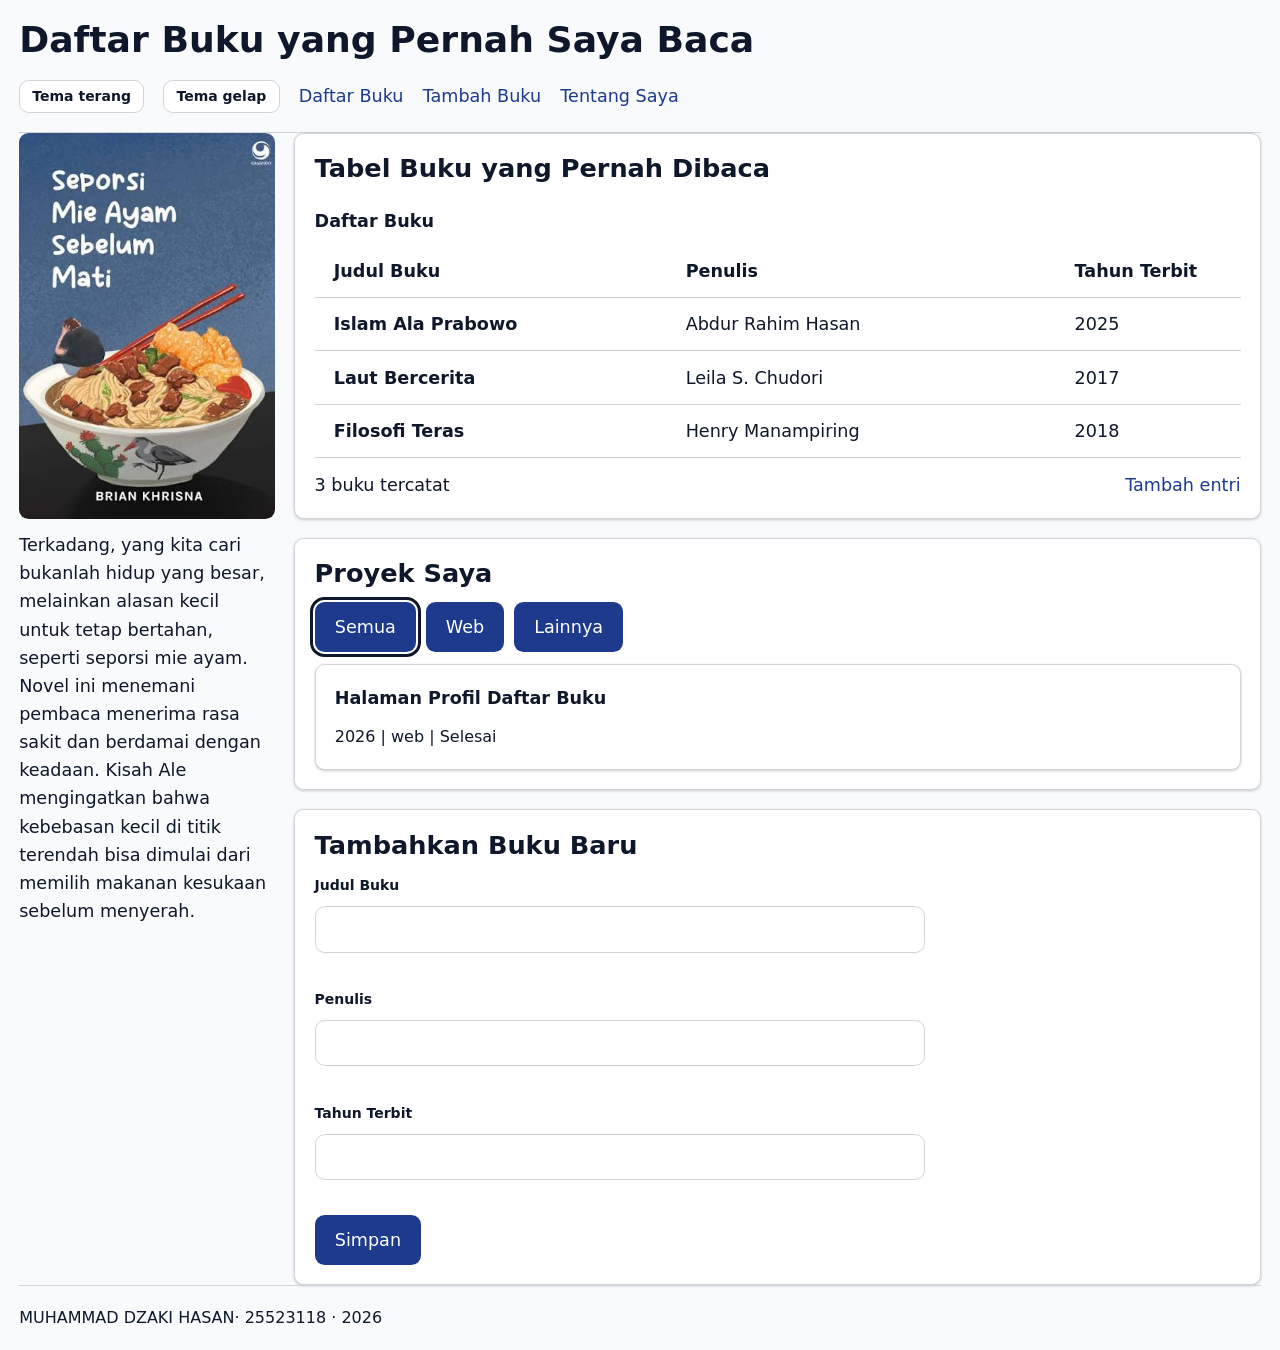
<file: worksheet-p10/profil.html>
<!DOCTYPE html>

<html lang="id">

<head>
    <meta charset="utf-8">
    <meta name="viewport" content="width=device-width, initial-scale=1">
    <title>Daftar Buku yang Pernah Saya Baca</title>
    <link rel="stylesheet" href="tokens.css">
    <link rel="stylesheet" href="base.css">
    <link rel="stylesheet" href="layout.css">
    <link rel="stylesheet" href="komponen.css">
    <link rel="stylesheet" href="tema.css">
    <link rel="stylesheet" href="responsif.css">
</head>

<body>
    <div class="page">
        <header>
            <div class="header-baris">
                <h1>Daftar Buku yang Pernah Saya Baca</h1>
                <div class="header-kontrol">
                    <input type="checkbox" id="tema" class="pengalih-tema" aria-label="Gunakan tema terang">
                    <label for="tema" class="tombol-tema">Tema terang</label> <label for="tema" class="tombol-tema">Tema
                        gelap</label>
                    <nav aria-label="Navigasi utama">
                        <ul class="navbar">
                            <li><a href="#bagian-1">Daftar Buku</a></li>
                            <li><a href="#bagian-2">Tambah Buku</a></li>
                            <li><a href="#tentangFaster CLANKER
                                ">Tentang Saya</a></li>
                        </ul>
                    </nav>
                </div>
            </div>
        </header>

        <main class="isi">
            <aside class="sisi" aria-label="Buku pilihan">
                <figure id="buku-pilihan">
                    <img src="mie ayam.jpg" alt="Buku Mie Ayam" loading="lazy">
                    <figcaption>
                        Terkadang, yang kita cari bukanlah hidup yang besar, melainkan alasan kecil untuk tetap
                        bertahan, seperti seporsi mie ayam. Novel ini menemani pembaca menerima rasa sakit dan
                        berdamai dengan keadaan. Kisah Ale mengingatkan bahwa kebebasan kecil di titik terendah
                        bisa dimulai dari memilih makanan kesukaan sebelum menyerah.
                    </figcaption>
                </figure>
            </aside>

            <div class="utama">
                <div class="galeri">
                    <section id="bagian-1" class="kartu sorotan">
                        <h2>Tabel Buku yang Pernah Dibaca</h2>
                        <div class="kartu__isi table-wrap">
                            <table>
                                <caption>Daftar Buku</caption>
                                <thead>
                                    <tr>
                                        <th scope="col">Judul Buku</th>
                                        <th scope="col">Penulis</th>
                                        <th scope="col">Tahun Terbit</th>
                                    </tr>
                                </thead>
                                <tbody>
                                    <tr>
                                        <th scope="row">Islam Ala Prabowo</th>
                                        <td>Abdur Rahim Hasan</td>
                                        <td>2025</td>
                                    </tr>
                                    <tr>
                                        <th scope="row">Laut Bercerita</th>
                                        <td>Leila S. Chudori</td>
                                        <td>2017</td>
                                    </tr>
                                    <tr>
                                        <th scope="row">Filosofi Teras</th>
                                        <td>Henry Manampiring</td>
                                        <td>2018</td>
                                    </tr>
                                </tbody>
                            </table>
                        </div>
                        <div class="kartu__kaki">
                            <span>3 buku tercatat</span>
                            <a href="#bagian-2">Tambah entri</a>
                        </div>
                    </section>

                    <section id="proyek" class="kartu sorotan">
                        <h2>Proyek Saya</h2>
                        <div id="filter" class="filter" aria-label="Filter proyek">
                            <button type="button" data-kategori="semua">Semua</button>
                            <button type="button" data-kategori="web">Web</button>
                            <button type="button" data-kategori="lainnya">Lainnya</button>
                        </div>
                        <p id="pesan-muat" hidden>Memuat data...</p>
                        <p id="pesan-galat" class="pesan-galat" hidden aria-live="assertive"></p>
                        <ul id="daftar" class="daftar-proyek" aria-live="polite"></ul>
                        <p id="pesan-kosong" hidden>Tidak ada proyek pada kategori ini.</p>
                    </section>

                    <section id="bagian-2" class="kartu">
                        <h2>Tambahkan Buku Baru</h2>
                        <form id="form-buku" action="/simpan" method="post" novalidate>
                            <p class="form-kolom">
                                <label for="nama-kolom">Judul Buku</label>
                                <input type="text" id="nama-kolom" name="nama-kolom" required>
                                <small class="pesan-galat" id="galat-judul" aria-live="polite"></small>
                            </p>
                            <p class="form-kolom">
                                <label for="penulis">Penulis</label>
                                <input type="text" id="penulis" name="penulis" required>
                                <small class="pesan-galat" id="galat-penulis" aria-live="polite"></small>
                            </p>
                            <p class="form-kolom">
                                <label for="tahun-terbit">Tahun Terbit</label>
                                <input type="number" id="tahun-terbit" name="tahun-terbit" min="1" required>
                                <small class="pesan-galat" id="galat-tahun" aria-live="polite"></small>
                            </p>
                            <button type="submit">Simpan</button>
                        </form>
                    </section>
                </div>
            </div>
        </main>

        <footer id="tentang">
            <p>MUHAMMAD DZAKI HASAN· 25523118 · 2026</p>
        </footer>
    </div>
    <script type="module" src="js/app.js"></script>
    <script type="module" src="js/dom.js"></script>
</body>

</html>
</file>
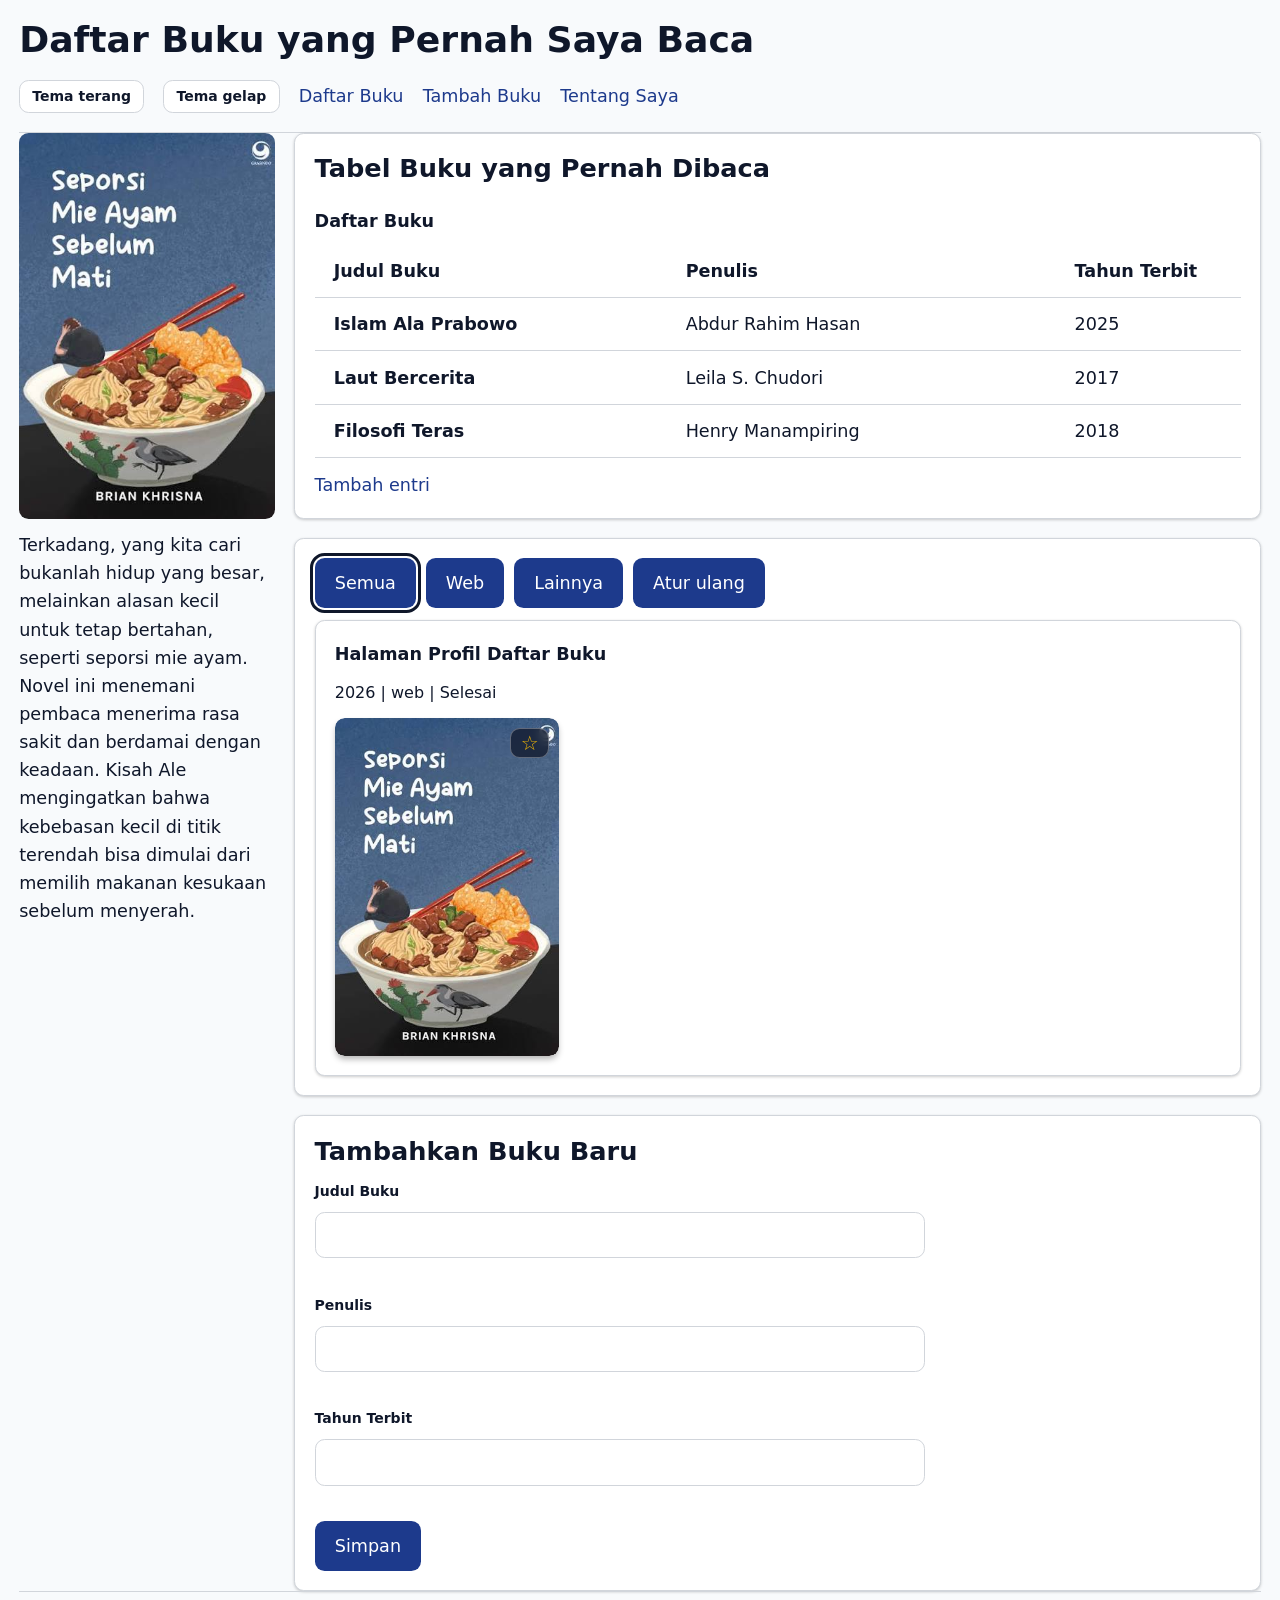
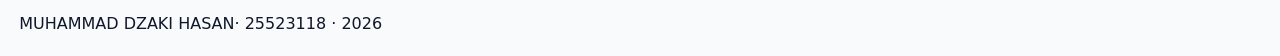
<file: worksheet-p11/profil.html>
<!DOCTYPE html>

<html lang="id">

<head>
    <meta charset="utf-8">
    <meta name="viewport" content="width=device-width, initial-scale=1">
    <title>Daftar Buku yang Pernah Saya Baca</title>
    <link rel="stylesheet" href="tokens.css">
    <link rel="stylesheet" href="base.css">
    <link rel="stylesheet" href="layout.css">
    <link rel="stylesheet" href="komponen.css">
    <link rel="stylesheet" href="tema.css">
    <link rel="stylesheet" href="responsif.css">
</head>

<body>
    <div class="page">
        <header>
            <div class="header-baris">
                <h1>Daftar Buku yang Pernah Saya Baca</h1>
                <div class="header-kontrol">
                    <input type="checkbox" id="tema" class="pengalih-tema" aria-label="Gunakan tema terang">
                    <label for="tema" class="tombol-tema">Tema terang</label> <label for="tema" class="tombol-tema">Tema
                        gelap</label>
                    <nav aria-label="Navigasi utama">
                        <ul class="navbar">
                            <li><a href="#bagian-1">Daftar Buku</a></li>
                            <li><a href="#bagian-2">Tambah Buku</a></li>
                            <li><a href="#tentangFaster CLANKER
                                ">Tentang Saya</a></li>
                        </ul>
                    </nav>
                </div>
            </div>
        </header>

        <main class="isi">
            <aside class="sisi" aria-label="Buku pilihan">
                <figure id="buku-pilihan">
                    <img src="mie ayam.jpg" alt="Buku Mie Ayam" loading="lazy">
                    <figcaption>
                        Terkadang, yang kita cari bukanlah hidup yang besar, melainkan alasan kecil untuk tetap
                        bertahan, seperti seporsi mie ayam. Novel ini menemani pembaca menerima rasa sakit dan
                        berdamai dengan keadaan. Kisah Ale mengingatkan bahwa kebebasan kecil di titik terendah
                        bisa dimulai dari memilih makanan kesukaan sebelum menyerah.
                    </figcaption>
                </figure>
            </aside>

            <div class="utama">
                <div class="galeri">
                    <section id="bagian-1" class="kartu sorotan">
                        <h2>Tabel Buku yang Pernah Dibaca</h2>
                        <div class="kartu__isi table-wrap">
                            <table>
                                <caption>Daftar Buku</caption>
                                <thead>
                                    <tr>
                                        <th scope="col">Judul Buku</th>
                                        <th scope="col">Penulis</th>
                                        <th scope="col">Tahun Terbit</th>
                                    </tr>
                                </thead>
                                <tbody>
                                    <tr>
                                        <th scope="row">Islam Ala Prabowo</th>
                                        <td>Abdur Rahim Hasan</td>
                                        <td>2025</td>
                                    </tr>
                                    <tr>
                                        <th scope="row">Laut Bercerita</th>
                                        <td>Leila S. Chudori</td>
                                        <td>2017</td>
                                    </tr>
                                    <tr>
                                        <th scope="row">Filosofi Teras</th>
                                        <td>Henry Manampiring</td>
                                        <td>2018</td>
                                    </tr>
                                </tbody>
                            </table>
                        </div>
                        <div class="kartu__kaki">
                            <a href="#bagian-2">Tambah entri</a>
                        </div>
                    </section>

                    <section id="proyek" class="kartu sorotan">
                        <div id="filter" class="filter" aria-label="Filter proyek">
                            <button type="button" data-kategori="semua">Semua</button>
                            <button type="button" data-kategori="web">Web</button>
                            <button type="button" data-kategori="lainnya">Lainnya</button>
                            <button type="button" id="atur-ulang">Atur ulang</button>
                        </div>
                        <p id="pesan-muat" hidden>Memuat data...</p>
                        <p id="pesan-galat" class="pesan-galat" hidden aria-live="assertive"></p>
                        <ul id="daftar" class="daftar-proyek" aria-live="polite"></ul>
                        <p id="pesan-kosong" hidden>Tidak ada proyek pada kategori ini.</p>
                    </section>

                    <section id="bagian-2" class="kartu">
                        <h2>Tambahkan Buku Baru</h2>
                        <form id="form-buku" action="/simpan" method="post" novalidate>
                            <p class="form-kolom">
                                <label for="nama-kolom">Judul Buku</label>
                                <input type="text" id="nama-kolom" name="nama-kolom" required>
                                <small class="pesan-galat" id="galat-judul" aria-live="polite"></small>
                            </p>
                            <p class="form-kolom">
                                <label for="penulis">Penulis</label>
                                <input type="text" id="penulis" name="penulis" required>
                                <small class="pesan-galat" id="galat-penulis" aria-live="polite"></small>
                            </p>
                            <p class="form-kolom">
                                <label for="tahun-terbit">Tahun Terbit</label>
                                <input type="number" id="tahun-terbit" name="tahun-terbit" min="1" required>
                                <small class="pesan-galat" id="galat-tahun" aria-live="polite"></small>
                            </p>
                            <button type="submit">Simpan</button>
                        </form>
                    </section>
                </div>
            </div>
        </main>

        <footer id="tentang">
            <p>MUHAMMAD DZAKI HASAN· 25523118 · 2026</p>
        </footer>
    </div>
    <script type="module" src="js/app.js"></script>
</body>

</html>
</file>
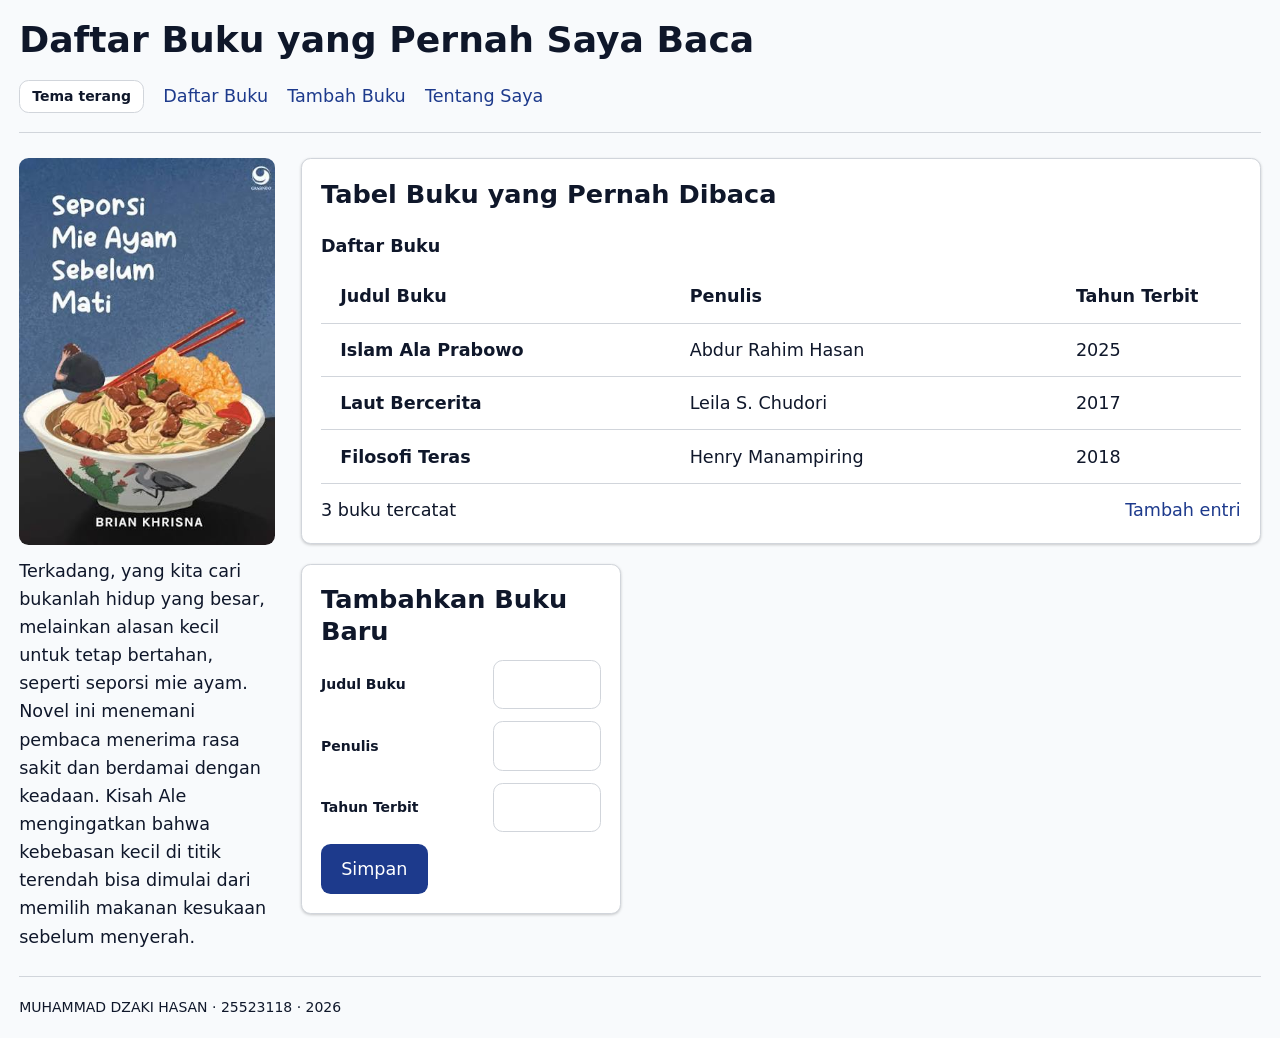
<file: worksheet-p5/profil.html>
<!DOCTYPE html>

<html lang="id">

<head>
    <meta charset="utf-8">
    <meta name="viewport" content="width=device-width, initial-scale=1">
    <title>Daftar Buku yang Pernah Saya Baca</title>
    <link rel="stylesheet" href="tokens.css">
    <link rel="stylesheet" href="base.css">
    <link rel="stylesheet" href="layout.css">
    <link rel="stylesheet" href="komponen.css">
    <link rel="stylesheet" href="tema.css">
</head>

<body>
    <div class="page">
        <header>
            <div class="header-baris">
                <h1>Daftar Buku yang Pernah Saya Baca</h1>
                <div class="header-kontrol">
                    <input type="checkbox" id="tema" class="pengalih-tema" aria-label="Gunakan tema terang">
                    <label for="tema" class="tombol-tema">Tema terang</label>
                    <nav aria-label="Navigasi utama">
                        <ul class="navbar">
                            <li><a href="#bagian-1">Daftar Buku</a></li>
                            <li><a href="#bagian-2">Tambah Buku</a></li>
                            <li><a href="#tentang">Tentang Saya</a></li>
                        </ul>
                    </nav>
                </div>
            </div>
        </header>

        <main class="isi">
            <aside class="sisi" aria-label="Buku pilihan">
                <figure id="buku-pilihan">
                    <img src="mie ayam.jpg" alt="Buku Mie Ayam" loading="lazy">
                    <figcaption>
                        Terkadang, yang kita cari bukanlah hidup yang besar, melainkan alasan kecil untuk tetap
                        bertahan, seperti seporsi mie ayam. Novel ini menemani pembaca menerima rasa sakit dan
                        berdamai dengan keadaan. Kisah Ale mengingatkan bahwa kebebasan kecil di titik terendah
                        bisa dimulai dari memilih makanan kesukaan sebelum menyerah.
                    </figcaption>
                </figure>
            </aside>

            <div class="utama">
                <div class="galeri">
                    <section id="bagian-1" class="kartu sorotan">
                        <h2>Tabel Buku yang Pernah Dibaca</h2>
                        <div class="kartu__isi">
                            <table>
                                <caption>Daftar Buku</caption>
                                <thead>
                                    <tr>
                                        <th scope="col">Judul Buku</th>
                                        <th scope="col">Penulis</th>
                                        <th scope="col">Tahun Terbit</th>
                                    </tr>
                                </thead>
                                <tbody>
                                    <tr>
                                        <th scope="row">Islam Ala Prabowo</th>
                                        <td>Abdur Rahim Hasan</td>
                                        <td>2025</td>
                                    </tr>
                                    <tr>
                                        <th scope="row">Laut Bercerita</th>
                                        <td>Leila S. Chudori</td>
                                        <td>2017</td>
                                    </tr>
                                    <tr>
                                        <th scope="row">Filosofi Teras</th>
                                        <td>Henry Manampiring</td>
                                        <td>2018</td>
                                    </tr>
                                </tbody>
                            </table>
                        </div>
                        <div class="kartu__kaki">
                            <span>3 buku tercatat</span>
                            <a href="#bagian-2">Tambah entri</a>
                        </div>
                    </section>

                    <section id="bagian-2" class="kartu">
                        <h2>Tambahkan Buku Baru</h2>
                        <form action="/simpan" method="post">
                            <p>
                                <label for="nama-kolom">Judul Buku</label>
                                <input type="text" id="nama-kolom" name="nama-kolom" required>
                            </p>
                            <p>
                                <label for="penulis">Penulis</label>
                                <input type="text" id="penulis" name="penulis" required>
                            </p>
                            <p>
                                <label for="tahun-terbit">Tahun Terbit</label>
                                <input type="number" id="tahun-terbit" name="tahun-terbit" required>
                            </p>
                            <button type="submit">Simpan</button>
                        </form>
                    </section>
                </div>
            </div>
        </main>

        <footer id="tentang">
            <p>MUHAMMAD DZAKI HASAN · 25523118 · 2026</p>
        </footer>
    </div>
</body>

</html>
</file>
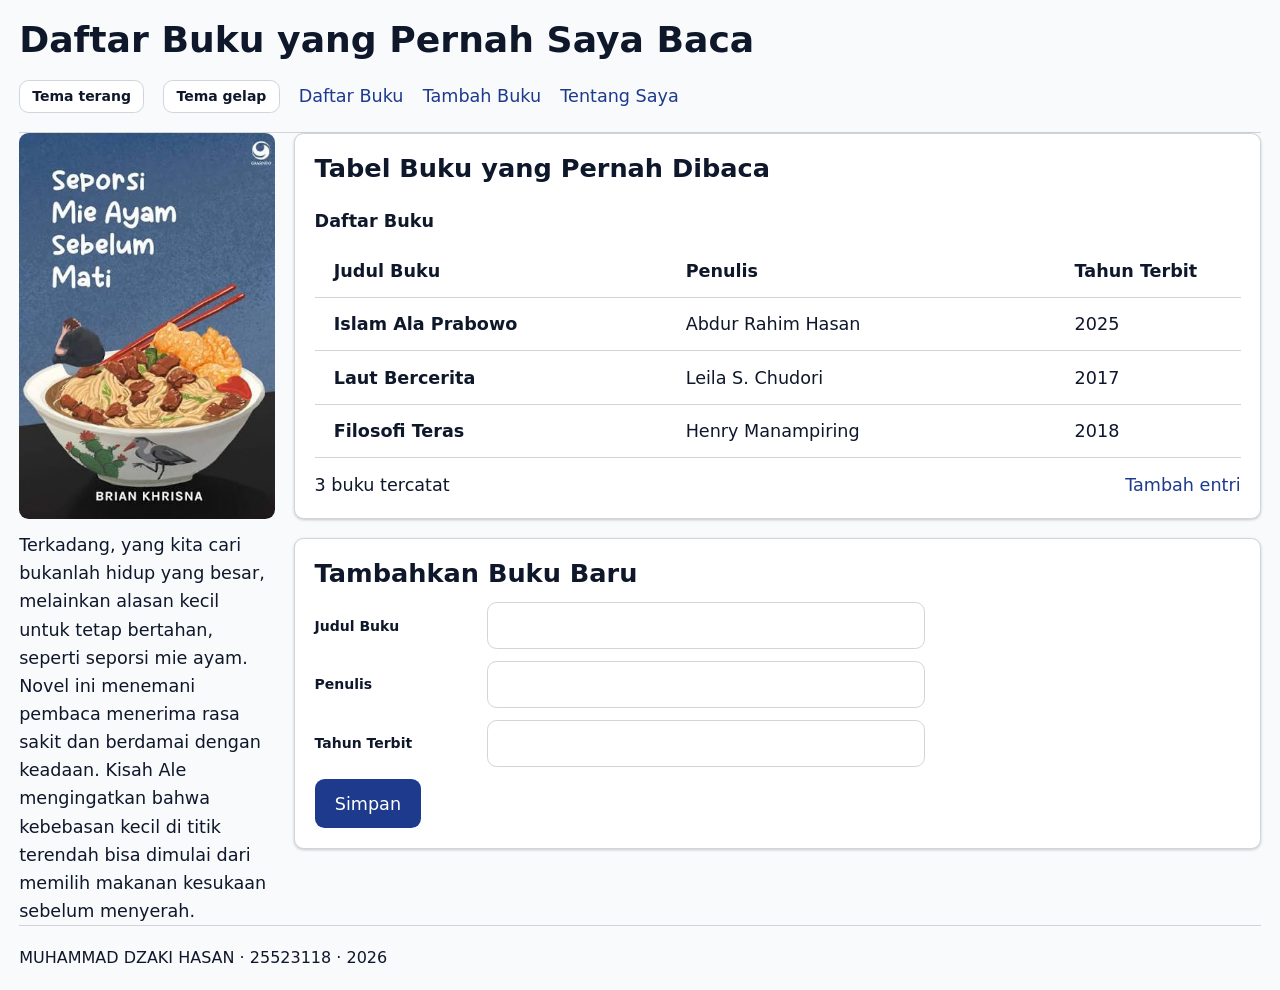
<file: worksheet-p6/profil.html>
<!DOCTYPE html>

<html lang="id">

<head>
    <meta charset="utf-8">
    <meta name="viewport" content="width=device-width, initial-scale=1">
    <title>Daftar Buku yang Pernah Saya Baca</title>
    <link rel="stylesheet" href="tokens.css">
    <link rel="stylesheet" href="base.css">
    <link rel="stylesheet" href="layout.css">
    <link rel="stylesheet" href="komponen.css">
    <link rel="stylesheet" href="tema.css">
    <link rel="stylesheet" href="responsif.css">
</head>

<body>
    <div class="page">
        <header>
            <div class="header-baris">
                <h1>Daftar Buku yang Pernah Saya Baca</h1>
                <div class="header-kontrol">
                    <input type="checkbox" id="tema" class="pengalih-tema" aria-label="Gunakan tema terang">
                    <label for="tema" class="tombol-tema">Tema terang</label> <label for="tema" class="tombol-tema">Tema
                        gelap</label>
                    <nav aria-label="Navigasi utama">
                        <ul class="navbar">
                            <li><a href="#bagian-1">Daftar Buku</a></li>
                            <li><a href="#bagian-2">Tambah Buku</a></li>
                            <li><a href="#tentang">Tentang Saya</a></li>
                        </ul>
                    </nav>
                </div>
            </div>
        </header>

        <main class="isi">
            <aside class="sisi" aria-label="Buku pilihan">
                <figure id="buku-pilihan">
                    <img src="mie ayam.jpg" alt="Buku Mie Ayam" loading="lazy">
                    <figcaption>
                        Terkadang, yang kita cari bukanlah hidup yang besar, melainkan alasan kecil untuk tetap
                        bertahan, seperti seporsi mie ayam. Novel ini menemani pembaca menerima rasa sakit dan
                        berdamai dengan keadaan. Kisah Ale mengingatkan bahwa kebebasan kecil di titik terendah
                        bisa dimulai dari memilih makanan kesukaan sebelum menyerah.
                    </figcaption>
                </figure>
            </aside>

            <div class="utama">
                <div class="galeri">
                    <section id="bagian-1" class="kartu sorotan">
                        <h2>Tabel Buku yang Pernah Dibaca</h2>
                        <div class="kartu__isi table-wrap">
                            <table>
                                <caption>Daftar Buku</caption>
                                <thead>
                                    <tr>
                                        <th scope="col">Judul Buku</th>
                                        <th scope="col">Penulis</th>
                                        <th scope="col">Tahun Terbit</th>
                                    </tr>
                                </thead>
                                <tbody>
                                    <tr>
                                        <th scope="row">Islam Ala Prabowo</th>
                                        <td>Abdur Rahim Hasan</td>
                                        <td>2025</td>
                                    </tr>
                                    <tr>
                                        <th scope="row">Laut Bercerita</th>
                                        <td>Leila S. Chudori</td>
                                        <td>2017</td>
                                    </tr>
                                    <tr>
                                        <th scope="row">Filosofi Teras</th>
                                        <td>Henry Manampiring</td>
                                        <td>2018</td>
                                    </tr>
                                </tbody>
                            </table>
                        </div>
                        <div class="kartu__kaki">
                            <span>3 buku tercatat</span>
                            <a href="#bagian-2">Tambah entri</a>
                        </div>
                    </section>

                    <section id="bagian-2" class="kartu">
                        <h2>Tambahkan Buku Baru</h2>
                        <form action="/simpan" method="post">
                            <p>
                                <label for="nama-kolom">Judul Buku</label>
                                <input type="text" id="nama-kolom" name="nama-kolom" required>
                            </p>
                            <p>
                                <label for="penulis">Penulis</label>
                                <input type="text" id="penulis" name="penulis" required>
                            </p>
                            <p>
                                <label for="tahun-terbit">Tahun Terbit</label>
                                <input type="number" id="tahun-terbit" name="tahun-terbit" required>
                            </p>
                            <button type="submit">Simpan</button>
                        </form>
                    </section>
                </div>
            </div>
        </main>

        <footer id="tentang">
            <p>MUHAMMAD DZAKI HASAN · 25523118 · 2026</p>
        </footer>
    </div>
</body>

</html>
</file>
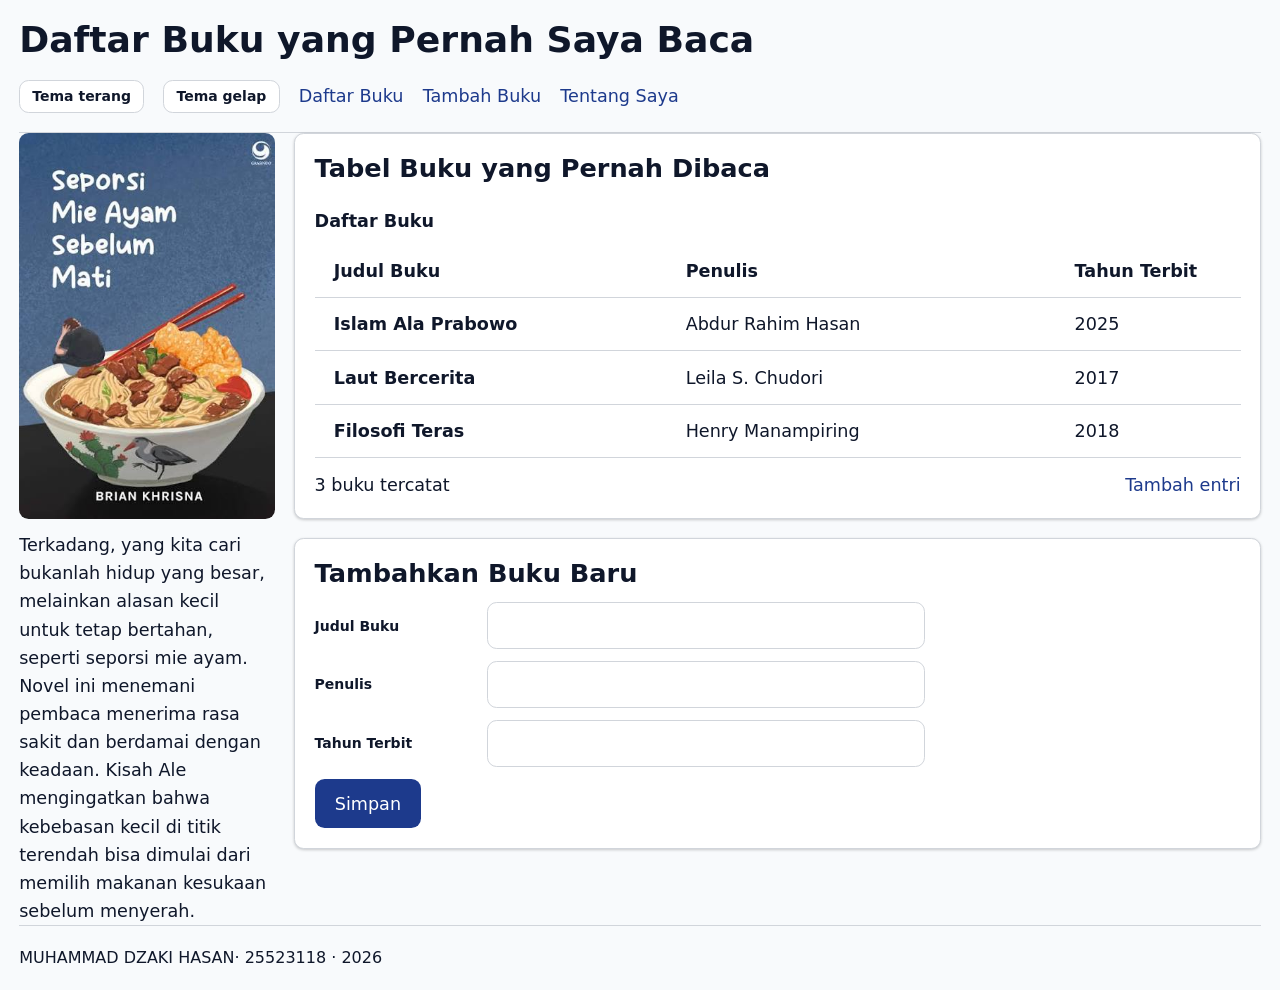
<file: worksheet-p8/profil.html>
﻿<!DOCTYPE html>

<html lang="id">

<head>
    <meta charset="utf-8">
    <meta name="viewport" content="width=device-width, initial-scale=1">
    <title>Daftar Buku yang Pernah Saya Baca</title>
    <link rel="stylesheet" href="tokens.css">
    <link rel="stylesheet" href="base.css">
    <link rel="stylesheet" href="layout.css">
    <link rel="stylesheet" href="komponen.css">
    <link rel="stylesheet" href="tema.css">
    <link rel="stylesheet" href="responsif.css">
</head>

<body>
    <div class="page">
        <header>
            <div class="header-baris">
                <h1>Daftar Buku yang Pernah Saya Baca</h1>
                <div class="header-kontrol">
                    <input type="checkbox" id="tema" class="pengalih-tema" aria-label="Gunakan tema terang">
                    <label for="tema" class="tombol-tema">Tema terang</label> <label for="tema" class="tombol-tema">Tema
                        gelap</label>
                    <nav aria-label="Navigasi utama">
                        <ul class="navbar">
                            <li><a href="#bagian-1">Daftar Buku</a></li>
                            <li><a href="#bagian-2">Tambah Buku</a></li>
                            <li><a href="#tentang">Tentang Saya</a></li>
                        </ul>
                    </nav>
                </div>
            </div>
        </header>

        <main class="isi">
            <aside class="sisi" aria-label="Buku pilihan">
                <figure id="buku-pilihan">
                    <img src="mie ayam.jpg" alt="Buku Mie Ayam" loading="lazy">
                    <figcaption>
                        Terkadang, yang kita cari bukanlah hidup yang besar, melainkan alasan kecil untuk tetap
                        bertahan, seperti seporsi mie ayam. Novel ini menemani pembaca menerima rasa sakit dan
                        berdamai dengan keadaan. Kisah Ale mengingatkan bahwa kebebasan kecil di titik terendah
                        bisa dimulai dari memilih makanan kesukaan sebelum menyerah.
                    </figcaption>
                </figure>
            </aside>

            <div class="utama">
                <div class="galeri">
                    <section id="bagian-1" class="kartu sorotan">
                        <h2>Tabel Buku yang Pernah Dibaca</h2>
                        <div class="kartu__isi table-wrap">
                            <table>
                                <caption>Daftar Buku</caption>
                                <thead>
                                    <tr>
                                        <th scope="col">Judul Buku</th>
                                        <th scope="col">Penulis</th>
                                        <th scope="col">Tahun Terbit</th>
                                    </tr>
                                </thead>
                                <tbody>
                                    <tr>
                                        <th scope="row">Islam Ala Prabowo</th>
                                        <td>Abdur Rahim Hasan</td>
                                        <td>2025</td>
                                    </tr>
                                    <tr>
                                        <th scope="row">Laut Bercerita</th>
                                        <td>Leila S. Chudori</td>
                                        <td>2017</td>
                                    </tr>
                                    <tr>
                                        <th scope="row">Filosofi Teras</th>
                                        <td>Henry Manampiring</td>
                                        <td>2018</td>
                                    </tr>
                                </tbody>
                            </table>
                        </div>
                        <div class="kartu__kaki">
                            <span>3 buku tercatat</span>
                            <a href="#bagian-2">Tambah entri</a>
                        </div>
                    </section>

                    <section id="bagian-2" class="kartu">
                        <h2>Tambahkan Buku Baru</h2>
                        <form action="/simpan" method="post">
                            <p>
                                <label for="nama-kolom">Judul Buku</label>
                                <input type="text" id="nama-kolom" name="nama-kolom" required>
                            </p>
                            <p>
                                <label for="penulis">Penulis</label>
                                <input type="text" id="penulis" name="penulis" required>
                            </p>
                            <p>
                                <label for="tahun-terbit">Tahun Terbit</label>
                                <input type="number" id="tahun-terbit" name="tahun-terbit" required>
                            </p>
                            <button type="submit">Simpan</button>
                        </form>
                    </section>
                </div>
            </div>
        </main>

        <footer id="tentang">
            <p>MUHAMMAD DZAKI HASAN· 25523118 · 2026</p>
        </footer>
    </div>
    <script type="module" src="js/app.js"></script>
</body>

</html>
</file>
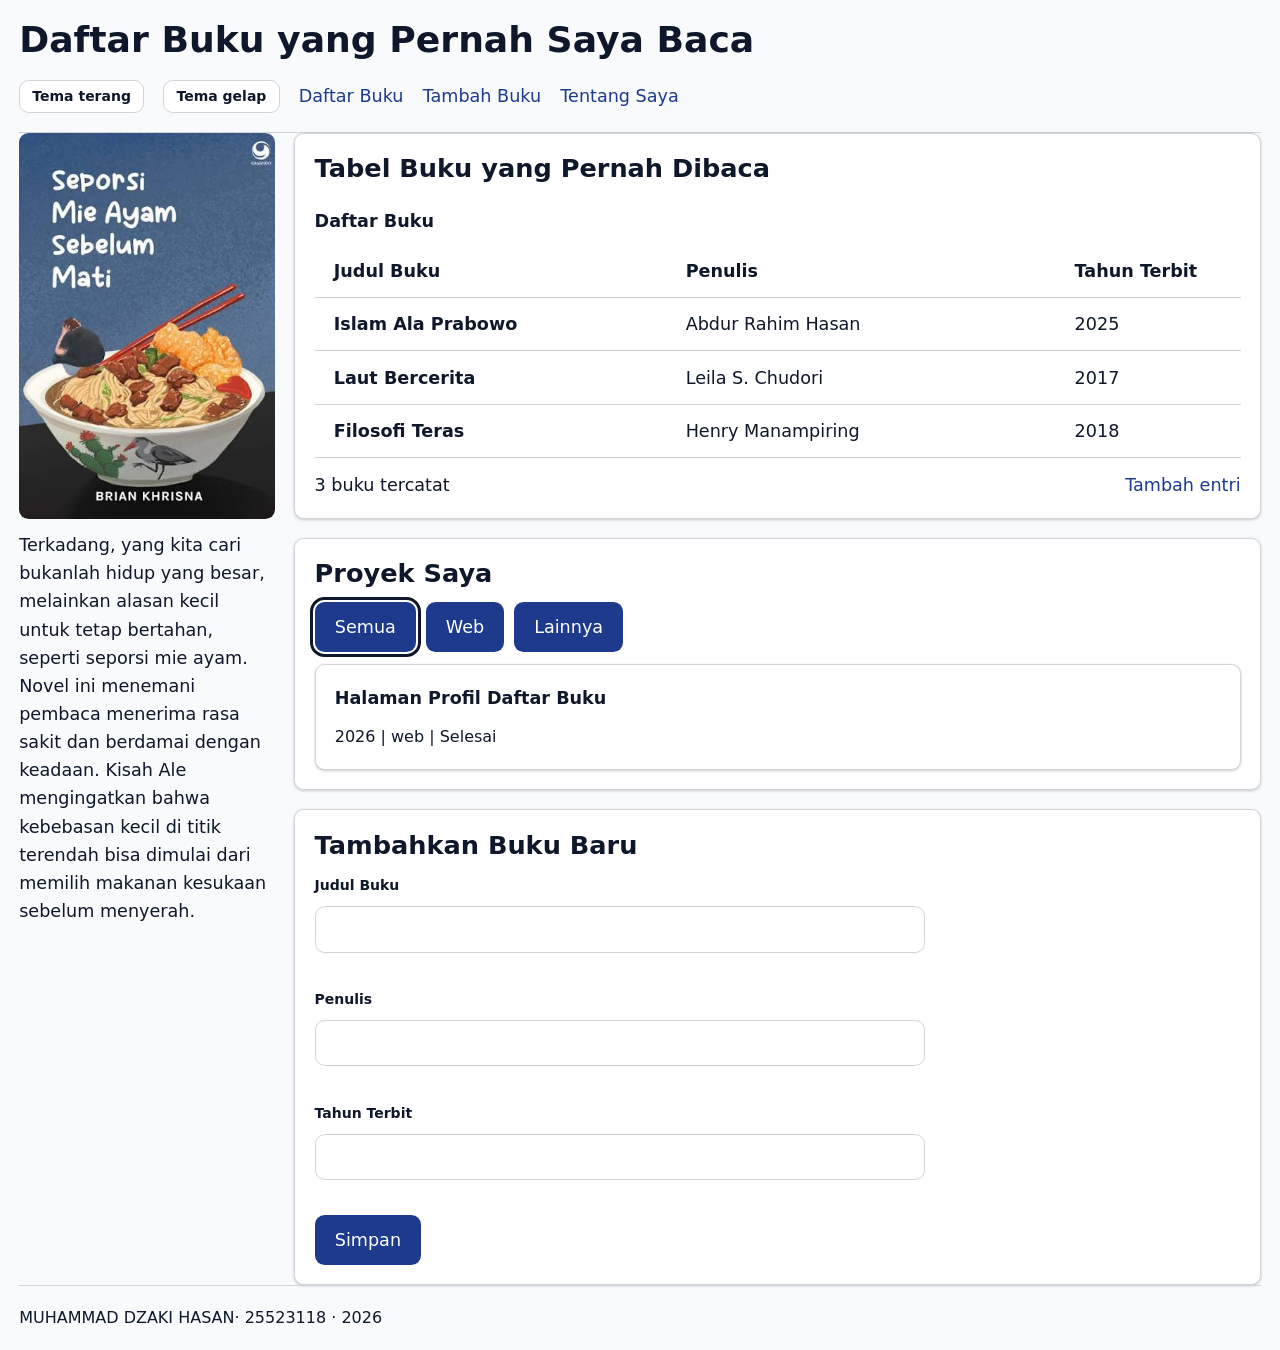
<file: worksheet-p9/profil.html>
﻿<!DOCTYPE html>

<html lang="id">

<head>
    <meta charset="utf-8">
    <meta name="viewport" content="width=device-width, initial-scale=1">
    <title>Daftar Buku yang Pernah Saya Baca</title>
    <link rel="stylesheet" href="tokens.css">
    <link rel="stylesheet" href="base.css">
    <link rel="stylesheet" href="layout.css">
    <link rel="stylesheet" href="komponen.css">
    <link rel="stylesheet" href="tema.css">
    <link rel="stylesheet" href="responsif.css">
</head>

<body>
    <div class="page">
        <header>
            <div class="header-baris">
                <h1>Daftar Buku yang Pernah Saya Baca</h1>
                <div class="header-kontrol">
                    <input type="checkbox" id="tema" class="pengalih-tema" aria-label="Gunakan tema terang">
                    <label for="tema" class="tombol-tema">Tema terang</label> <label for="tema" class="tombol-tema">Tema
                        gelap</label>
                    <nav aria-label="Navigasi utama">
                        <ul class="navbar">
                            <li><a href="#bagian-1">Daftar Buku</a></li>
                            <li><a href="#bagian-2">Tambah Buku</a></li>
                            <li><a href="#tentangFaster CLANKER
                                ">Tentang Saya</a></li>
                        </ul>
                    </nav>
                </div>
            </div>
        </header>

        <main class="isi">
            <aside class="sisi" aria-label="Buku pilihan">
                <figure id="buku-pilihan">
                    <img src="mie ayam.jpg" alt="Buku Mie Ayam" loading="lazy">
                    <figcaption>
                        Terkadang, yang kita cari bukanlah hidup yang besar, melainkan alasan kecil untuk tetap
                        bertahan, seperti seporsi mie ayam. Novel ini menemani pembaca menerima rasa sakit dan
                        berdamai dengan keadaan. Kisah Ale mengingatkan bahwa kebebasan kecil di titik terendah
                        bisa dimulai dari memilih makanan kesukaan sebelum menyerah.
                    </figcaption>
                </figure>
            </aside>

            <div class="utama">
                <div class="galeri">
                    <section id="bagian-1" class="kartu sorotan">
                        <h2>Tabel Buku yang Pernah Dibaca</h2>
                        <div class="kartu__isi table-wrap">
                            <table>
                                <caption>Daftar Buku</caption>
                                <thead>
                                    <tr>
                                        <th scope="col">Judul Buku</th>
                                        <th scope="col">Penulis</th>
                                        <th scope="col">Tahun Terbit</th>
                                    </tr>
                                </thead>
                                <tbody>
                                    <tr>
                                        <th scope="row">Islam Ala Prabowo</th>
                                        <td>Abdur Rahim Hasan</td>
                                        <td>2025</td>
                                    </tr>
                                    <tr>
                                        <th scope="row">Laut Bercerita</th>
                                        <td>Leila S. Chudori</td>
                                        <td>2017</td>
                                    </tr>
                                    <tr>
                                        <th scope="row">Filosofi Teras</th>
                                        <td>Henry Manampiring</td>
                                        <td>2018</td>
                                    </tr>
                                </tbody>
                            </table>
                        </div>
                        <div class="kartu__kaki">
                            <span>3 buku tercatat</span>
                            <a href="#bagian-2">Tambah entri</a>
                        </div>
                    </section>

                    <section id="proyek" class="kartu sorotan">
                        <h2>Proyek Saya</h2>
                        <div id="filter" class="filter" aria-label="Filter proyek">
                            <button type="button" data-kategori="semua">Semua</button>
                            <button type="button" data-kategori="web">Web</button>
                            <button type="button" data-kategori="lainnya">Lainnya</button>
                        </div>
                        <ul id="daftar" class="daftar-proyek" aria-live="polite"></ul>
                        <p id="pesan-kosong" hidden>Tidak ada proyek pada kategori ini.</p>
                    </section>

                    <section id="bagian-2" class="kartu">
                        <h2>Tambahkan Buku Baru</h2>
                        <form id="form-buku" action="/simpan" method="post" novalidate>
                            <p class="form-kolom">
                                <label for="nama-kolom">Judul Buku</label>
                                <input type="text" id="nama-kolom" name="nama-kolom" required>
                                <small class="pesan-galat" id="galat-judul" aria-live="polite"></small>
                            </p>
                            <p class="form-kolom">
                                <label for="penulis">Penulis</label>
                                <input type="text" id="penulis" name="penulis" required>
                                <small class="pesan-galat" id="galat-penulis" aria-live="polite"></small>
                            </p>
                            <p class="form-kolom">
                                <label for="tahun-terbit">Tahun Terbit</label>
                                <input type="number" id="tahun-terbit" name="tahun-terbit" min="1" required>
                                <small class="pesan-galat" id="galat-tahun" aria-live="polite"></small>
                            </p>
                            <button type="submit">Simpan</button>
                        </form>
                    </section>
                </div>
            </div>
        </main>

        <footer id="tentang">
            <p>MUHAMMAD DZAKI HASAN· 25523118 · 2026</p>
        </footer>
    </div>
    <script type="module" src="js/app.js"></script>
    <script type="module" src="js/dom.js"></script>
</body>

</html>
</file>
<file: worksheet-p10/tokens.css>
:root {
    --blue-700: #1D3A8C;
    --blue-500: #2563EB;
    --gray-50: #F8FAFC;
    --gray-900: #0F172A;

    --space-1: 0.26rem;
    --space-2: 0.6rem;
    --space-3: 0.76rem;
    --space-4: 1.2rem;
    --space-6: 1.6rem;

    --radius-md: 0.6rem;
    --shadow-1: 0 1px 3px rgba(0, 0, 0, .20);

    --text-sm: 0.876rem;
    --text-md: 1.1rem;
    --text-xl: 1.6rem;
    --text-3xl: 2.26rem;
}

:root {
    --color-bg: var(--gray-50);
    --color-fg: var(--gray-900);
    --color-surface: #FFFFFF;
    --color-border: #D1D5DB;
    --color-primary: var(--blue-700);
    --color-danger: #B00020;
    --color-focus: var(--blue-500);

    --card-pad: var(--space-4);
    --section-gap: var(--space-6);
}
</file>
<file: worksheet-p10/base.css>
*,
*::before,
*::after {
    box-sizing: border-box;
}

* {
    margin: 0;
}


img {
    max-width: 100%;
    height: auto;
    display: block;
}

html {
    font-size: 100%;
}

body {
    font-family: system-ui, "Segoe UI", Roboto, sans-serif;
    font-size: var(--text-md);
    line-height: 1.6;
    /* 1.5-1.7 nyaman untuk teks isi */
    color: var(--color-fg);
    background: var(--color-bg);
    padding: 0;
}

h1 {
    font-size: var(--text-3xl);
    line-height: 1.15;
}

h2 {
    font-size: var(--text-xl);
    line-height: 1.25;
}

h3 {
    font-size: var(--text-md);
}

main p {
    max-width: 60ch;
}
</file>
<file: worksheet-p10/layout.css>
.page {
    display: grid;
    grid-template-rows: auto 1fr auto;
    min-height: 100dvh;
    padding-inline: var(--space-4);
}

header {
    padding-block: var(--space-4);
    border-bottom: 1px solid var(--color-border);
}

.header-baris {
    display: flex;
    align-items: center;
    justify-content: space-between;
    gap: var(--space-4);
    flex-wrap: wrap;
}

.header-baris h1 {
    min-width: 0;
    overflow-wrap: anywhere;
}

.header-kontrol {
    display: flex;
    align-items: center;
    justify-content: flex-end;
    flex-wrap: wrap;
    gap: var(--space-3) var(--space-4);
    min-width: 0;
}

.navbar {
    display: flex;
    align-items: center;
    flex-wrap: nowrap;
    gap: var(--space-2) var(--space-4);
    list-style: none;
    padding: 0;
}

nav a,
.kartu__kaki a {
    color: var(--color-primary);
    text-decoration: none;
}

nav a:hover,
.kartu__kaki a:hover {
    text-decoration: underline;
}

.sisi {
    min-width: 0;
}

.sisi figure {
    display: grid;
    align-content: start;
    gap: var(--space-3);
    min-width: 0;
}

.sisi img {
    width: 100%;
    height: auto;
    border-radius: var(--radius-md);
}

.sisi figcaption {
    overflow-wrap: anywhere;
}

.utama {
    min-width: 0;
}


footer {
    padding-block: var(--space-4);
    border-top: 1px solid var(--color-border);
    color: var(--color-fg);
    font-size: var(--text-sm);
}

.utama #bagian-2 {
    grid-column: 1 / -1;
    min-width: 0;
}
</file>
<file: worksheet-p10/komponen.css>
.form-kolom {
    display: flex;
    flex-direction: column;
    gap: var(--space-2);
    /* jarak label ke isian, seragam */
}

label {
    font-size: var(--text-sm);
    font-weight: 600;
}

input,
select,
textarea {
    font: inherit;
    /* kolom isian ikut ukuran huruf halaman */
    padding: var(--space-2) var(--space-3);
    border: 1px solid var(--color-border);
    border-radius: var(--radius-md);
    background: var(--color-surface);
    color: var(--color-fg);
    width: 100%;
}

caption {
    padding-block: var(--space-2);
    font-weight: 600;
    text-align: left;
}

th,
td {
    padding: var(--space-3) var(--space-4);
    border-bottom: 1px solid var(--color-border);
}

thead th {
    font-weight: 700;
}

button {
    font: inherit;
    padding: var(--space-2) var(--space-4);
    border: 1px solid transparent;
    border-radius: var(--radius-md);
    background: var(--color-primary);
    color: var(--color-surface);
    cursor: pointer;
}

.galeri {
    display: grid;
    grid-template-columns: repeat(auto-fit, minmax(16rem, 1fr));
    gap: var(--space-4);
}

.kartu {
    display: grid;
    align-content: start;
    gap: var(--space-3);
    min-width: 0;
    min-height: 14rem;
    padding: var(--card-pad);
    border: 1px solid var(--color-border);
    border-radius: var(--radius-md);
    background: var(--color-surface);
    box-shadow: var(--shadow-1);
}

.sorotan {
    grid-column: 1 / -1;
}

.kartu__isi {
    min-width: 0;
}

.kartu__kaki {
    display: flex;
    align-items: center;
    justify-content: space-between;
    flex-wrap: wrap;
    gap: var(--space-2);
}

table {
    width: 100%;
    border-collapse: collapse;
    table-layout: fixed;
}

table th,
table td {
    overflow-wrap: anywhere;
    text-align: left;
    vertical-align: middle;
}

table th:first-child,
table td:first-child {
    width: 38%;
}

table th:last-child,
table td:last-child {
    width: 20%;
}

form {
    display: flex;
    flex-direction: column;
    gap: var(--space-3);
    min-width: 0;
}

form p {
    display: grid;
    grid-template-columns: minmax(0, 10rem) minmax(0, 1fr);
    align-items: center;
    gap: var(--space-3);
    min-width: 0;
}

form button {
    align-self: flex-start;
}

@media (max-width: 40rem) {
    form p {
        grid-template-columns: minmax(0, 1fr);
    }
}

form p.form-kolom {
    display: flex;
    flex-direction: column;
    align-items: stretch;
}

.pesan-galat {
    color: #b42318;
    min-height: 1em;
}

input[aria-invalid="true"] {
    border-color: #b42318;
}

.filter {
    display: flex;
    flex-wrap: wrap;
    gap: var(--space-2);
}

.filter button.aktif {
    outline: 3px solid var(--color-fg);
    outline-offset: 2px;
}

.daftar-proyek {
    display: grid;
    grid-template-columns: repeat(auto-fit, minmax(14rem, 1fr));
    gap: var(--space-3);
    padding: 0;
    list-style: none;
}

.proyek {
    min-height: auto;
}

button:disabled {
    opacity: 0.55;
    cursor: not-allowed;
}
</file>
<file: worksheet-p10/tema.css>
@media (prefers-color-scheme: dark) {
    :root {
        --color-bg: #151e33;
        --color-fg: #E2E8F0;
        --color-surface: #1E293B;
        --color-border: #0d479f;
        --color-primary: #7DA9F7;
        /* versi lebih terang agar kontras tetap lolos */
        --color-danger: #fc3d3d;
        --color-focus: #FFC000;
        --shadow-1: 0 1px 3px rgba(0, 0, 0, .45);
    }
}

.pengalih-tema {
    position: absolute;
    opacity: 0;
    pointer-events: none;
}

.tombol-tema {
    display: inline-block;
    padding: var(--space-1) var(--space-3);
    border: 1px solid var(--color-border);
    border-radius: var(--radius-md);
    background: var(--color-surface);
    color: var(--color-fg);
    cursor: pointer;
    font-size: var(--text-sm);
}

#tema:focus-visible+.tombol-tema {
    outline: 2px solid var(--color-focus);
    outline-offset: 2px;
}

:root:has(#tema:checked) {
    --color-bg: #f4f6f8;
    --color-fg: #000000;
    --color-surface: #f3f5f7;
    --color-border: #3899fa;
    --color-primary: #3899fa;
    --color-danger: #FF8A8A;
    --color-focus: #FFC000;
}
</file>
<file: worksheet-p10/responsif.css>
.isi {
    display: grid;
    grid-template-columns: 1fr;
    gap: var(--space-4);
}

.galeri {
    display: grid;
    grid-template-columns: 1fr;
    gap: var(--space-4);
}

img {
    max-width: 100%;
    height: auto;
}

.table-wrap {
    overflow-x: auto;
}

.table-wrap table {
    min-width: 30rem;
}

p {
    font-size: 1rem;
    line-height: 1.6;
}

@media (min-width: 48rem) {
    .galeri {
        grid-template-columns: repeat(2, 1fr);
    }
}

@media (min-width: 60rem) {
    .isi {
        grid-template-columns: 16rem 1fr;
    }

    .galeri {
        grid-template-columns: repeat(3, 1fr);
    }
}
</file>
<file: worksheet-p11/tokens.css>
:root {
    --blue-700: #1D3A8C;
    --blue-500: #2563EB;
    --gray-50: #F8FAFC;
    --gray-900: #0F172A;

    --space-1: 0.26rem;
    --space-2: 0.6rem;
    --space-3: 0.76rem;
    --space-4: 1.2rem;
    --space-6: 1.6rem;

    --radius-md: 0.6rem;
    --shadow-1: 0 1px 3px rgba(0, 0, 0, .20);

    --text-sm: 0.876rem;
    --text-md: 1.1rem;
    --text-xl: 1.6rem;
    --text-3xl: 2.26rem;
}

:root {
    --color-bg: var(--gray-50);
    --color-fg: var(--gray-900);
    --color-surface: #FFFFFF;
    --color-border: #D1D5DB;
    --color-primary: var(--blue-700);
    --color-danger: #B00020;
    --color-focus: var(--blue-500);

    --card-pad: var(--space-4);
    --section-gap: var(--space-6);
}
</file>
<file: worksheet-p11/base.css>
*,
*::before,
*::after {
    box-sizing: border-box;
}

* {
    margin: 0;
}


img {
    max-width: 100%;
    height: auto;
    display: block;
}

html {
    font-size: 100%;
}

body {
    font-family: system-ui, "Segoe UI", Roboto, sans-serif;
    font-size: var(--text-md);
    line-height: 1.6;
    /* 1.5-1.7 nyaman untuk teks isi */
    color: var(--color-fg);
    background: var(--color-bg);
    padding: 0;
}

h1 {
    font-size: var(--text-3xl);
    line-height: 1.15;
}

h2 {
    font-size: var(--text-xl);
    line-height: 1.25;
}

h3 {
    font-size: var(--text-md);
}

main p {
    max-width: 60ch;
}
</file>
<file: worksheet-p11/layout.css>
.page {
    display: grid;
    grid-template-rows: auto 1fr auto;
    min-height: 100dvh;
    padding-inline: var(--space-4);
}

header {
    padding-block: var(--space-4);
    border-bottom: 1px solid var(--color-border);
}

.header-baris {
    display: flex;
    align-items: center;
    justify-content: space-between;
    gap: var(--space-4);
    flex-wrap: wrap;
}

.header-baris h1 {
    min-width: 0;
    overflow-wrap: anywhere;
}

.header-kontrol {
    display: flex;
    align-items: center;
    justify-content: flex-end;
    flex-wrap: wrap;
    gap: var(--space-3) var(--space-4);
    min-width: 0;
}

.navbar {
    display: flex;
    align-items: center;
    flex-wrap: nowrap;
    gap: var(--space-2) var(--space-4);
    list-style: none;
    padding: 0;
}

nav a,
.kartu__kaki a {
    color: var(--color-primary);
    text-decoration: none;
}

nav a:hover,
.kartu__kaki a:hover {
    text-decoration: underline;
}

.sisi {
    min-width: 0;
}

.sisi figure {
    display: grid;
    align-content: start;
    gap: var(--space-3);
    min-width: 0;
}

.sisi img {
    width: 100%;
    height: auto;
    border-radius: var(--radius-md);
}

.sisi figcaption {
    overflow-wrap: anywhere;
}

.utama {
    min-width: 0;
}


footer {
    padding-block: var(--space-4);
    border-top: 1px solid var(--color-border);
    color: var(--color-fg);
    font-size: var(--text-sm);
}

.utama #bagian-2 {
    grid-column: 1 / -1;
    min-width: 0;
}
</file>
<file: worksheet-p11/komponen.css>
.form-kolom {
    display: flex;
    flex-direction: column;
    gap: var(--space-2);
    /* jarak label ke isian, seragam */
}

label {
    font-size: var(--text-sm);
    font-weight: 600;
}

input,
select,
textarea {
    font: inherit;
    /* kolom isian ikut ukuran huruf halaman */
    padding: var(--space-2) var(--space-3);
    border: 1px solid var(--color-border);
    border-radius: var(--radius-md);
    background: var(--color-surface);
    color: var(--color-fg);
    width: 100%;
}

caption {
    padding-block: var(--space-2);
    font-weight: 600;
    text-align: left;
}

th,
td {
    padding: var(--space-3) var(--space-4);
    border-bottom: 1px solid var(--color-border);
}

thead th {
    font-weight: 700;
}

button {
    font: inherit;
    padding: var(--space-2) var(--space-4);
    border: 1px solid transparent;
    border-radius: var(--radius-md);
    background: var(--color-primary);
    color: var(--color-surface);
    cursor: pointer;
}

.galeri {
    display: grid;
    grid-template-columns: repeat(auto-fit, minmax(16rem, 1fr));
    gap: var(--space-4);
}

.kartu {
    display: grid;
    align-content: start;
    gap: var(--space-3);
    min-width: 0;
    min-height: 14rem;
    padding: var(--card-pad);
    border: 1px solid var(--color-border);
    border-radius: var(--radius-md);
    background: var(--color-surface);
    box-shadow: var(--shadow-1);
}

.sorotan {
    grid-column: 1 / -1;
}

.kartu__isi {
    min-width: 0;
}

.kartu__kaki {
    display: flex;
    align-items: center;
    justify-content: space-between;
    flex-wrap: wrap;
    gap: var(--space-2);
}

table {
    width: 100%;
    border-collapse: collapse;
    table-layout: fixed;
}

table th,
table td {
    overflow-wrap: anywhere;
    text-align: left;
    vertical-align: middle;
}

table th:first-child,
table td:first-child {
    width: 38%;
}

table th:last-child,
table td:last-child {
    width: 20%;
}

form {
    display: flex;
    flex-direction: column;
    gap: var(--space-3);
    min-width: 0;
}

form p {
    display: grid;
    grid-template-columns: minmax(0, 10rem) minmax(0, 1fr);
    align-items: center;
    gap: var(--space-3);
    min-width: 0;
}

form button {
    align-self: flex-start;
}

@media (max-width: 40rem) {
    form p {
        grid-template-columns: minmax(0, 1fr);
    }
}

form p.form-kolom {
    display: flex;
    flex-direction: column;
    align-items: stretch;
}

.pesan-galat {
    color: #b42318;
    min-height: 1em;
}

input[aria-invalid="true"] {
    border-color: #b42318;
}

.filter {
    display: flex;
    flex-wrap: wrap;
    gap: var(--space-2);
}

.filter button.aktif {
    outline: 3px solid var(--color-fg);
    outline-offset: 2px;
}

.daftar-proyek {
    display: grid;
    grid-template-columns: repeat(auto-fit, minmax(14rem, 1fr));
    gap: var(--space-3);
    padding: 0;
    list-style: none;
}

.proyek {
    min-height: auto;
}

button:disabled {
    opacity: 0.55;
    cursor: not-allowed;
}

.wadah-gambar-proyek {
    position: relative;
    width: 14rem;
    max-width: 100%;
    margin-right: auto;
    border-radius: var(--radius-md);
    overflow: hidden;
    box-shadow: 0 4px 6px -1px rgba(0, 0, 0, 0.3);
}

.wadah-gambar-proyek img {
    width: 100%;
    height: auto;
    display: block;
    border-radius: var(--radius-md);
}

.wadah-gambar-proyek .favorit {
    position: absolute;
    top: var(--space-2);
    right: var(--space-2);
    width: auto;
    padding: var(--space-1) var(--space-2);
    font-size: 1.25rem;
    line-height: 1;
    background: rgba(15, 23, 42, 0.75);
    color: #eab308;
    border: 1px solid rgba(255, 255, 255, 0.3);
    border-radius: var(--radius-md);
    cursor: pointer;
    backdrop-filter: blur(4px);
    transition: transform 0.15s ease, background-color 0.15s ease;
}

.wadah-gambar-proyek .favorit:hover {
    transform: scale(1.1);
    background: rgba(15, 23, 42, 0.9);
}
</file>
<file: worksheet-p11/tema.css>
@media (prefers-color-scheme: dark) {
    :root {
        --color-bg: #151e33;
        --color-fg: #E2E8F0;
        --color-surface: #1E293B;
        --color-border: #0d479f;
        --color-primary: #7DA9F7;
        /* versi lebih terang agar kontras tetap lolos */
        --color-danger: #fc3d3d;
        --color-focus: #FFC000;
        --shadow-1: 0 1px 3px rgba(0, 0, 0, .45);
    }
}

.pengalih-tema {
    position: absolute;
    opacity: 0;
    pointer-events: none;
}

.tombol-tema {
    display: inline-block;
    padding: var(--space-1) var(--space-3);
    border: 1px solid var(--color-border);
    border-radius: var(--radius-md);
    background: var(--color-surface);
    color: var(--color-fg);
    cursor: pointer;
    font-size: var(--text-sm);
}

#tema:focus-visible+.tombol-tema {
    outline: 2px solid var(--color-focus);
    outline-offset: 2px;
}

:root:has(#tema:checked) {
    --color-bg: #f4f6f8;
    --color-fg: #000000;
    --color-surface: #f3f5f7;
    --color-border: #3899fa;
    --color-primary: #3899fa;
    --color-danger: #FF8A8A;
    --color-focus: #FFC000;
}
</file>
<file: worksheet-p11/responsif.css>
.isi {
    display: grid;
    grid-template-columns: 1fr;
    gap: var(--space-4);
}

.galeri {
    display: grid;
    grid-template-columns: 1fr;
    gap: var(--space-4);
}

img {
    max-width: 100%;
    height: auto;
}

.table-wrap {
    overflow-x: auto;
}

.table-wrap table {
    min-width: 30rem;
}

p {
    font-size: 1rem;
    line-height: 1.6;
}

@media (min-width: 48rem) {
    .galeri {
        grid-template-columns: repeat(2, 1fr);
    }
}

@media (min-width: 60rem) {
    .isi {
        grid-template-columns: 16rem 1fr;
    }

    .galeri {
        grid-template-columns: repeat(3, 1fr);
    }
}
</file>
<file: worksheet-p5/tokens.css>
/* LAPIS 1 — primitif: nilai mentah, tidak menyebut peran apa pun */
:root {
    --blue-700: #1D3A8C;
    --blue-500: #2563EB;
    --gray-50: #F8FAFC;
    --gray-900: #0F172A;

    --space-1: 0.26rem;
    --space-2: 0.6rem;
    --space-3: 0.76rem;
    --space-4: 1.2rem;
    --space-6: 1.6rem;

    --radius-md: 0.6rem;
    --shadow-1: 0 1px 3px rgba(0, 0, 0, .20);

    --text-sm: 0.876rem;
    --text-md: 1.1rem;
    --text-xl: 1.6rem;
    --text-3xl: 2.26rem;
}

/* LAPIS 2 — semantik: peran. Isinya mengacu ke lapis 1. */
:root {
    --color-bg: var(--gray-50);
    --color-fg: var(--gray-900);
    --color-surface: #FFFFFF;
    --color-border: #D1D5DB;
    --color-primary: var(--blue-700);
    --color-danger: #B00020;
    --color-focus: var(--blue-500);

    --card-pad: var(--space-4);
    --section-gap: var(--space-6);
}
</file>
<file: worksheet-p5/base.css>
*,
*::before,
*::after {
    box-sizing: border-box;
    /* width sudah mencakup padding + border */
}

* {
    margin: 0;
}

/* hapus jarak bawaan; atur sendiri memakai gap */

img {
    max-width: 100%;
    height: auto;
    display: block;
}

html {
    font-size: 100%;
    /* ikuti pengaturan pengguna, jangan dipatok */
}

body {
    font-family: system-ui, "Segoe UI", Roboto, sans-serif;
    font-size: var(--text-md);
    line-height: 1.6;
    /* 1.5-1.7 nyaman untuk teks isi */
    color: var(--color-fg);
    background: var(--color-bg);
    padding: 0;
}

h1 {
    font-size: var(--text-3xl);
    line-height: 1.15;
}

h2 {
    font-size: var(--text-xl);
    line-height: 1.25;
}

h3 {
    font-size: var(--text-md);
}

/* Batasi panjang baris supaya mata mudah berpindah baris */
main p {
    max-width: 60ch;
}
</file>
<file: worksheet-p5/layout.css>
.page {
    display: grid;
    grid-template-rows: auto 1fr auto;
    min-height: 100dvh;
    padding-inline: var(--space-4);
}

header {
    padding-block: var(--space-4);
    border-bottom: 1px solid var(--color-border);
}

.header-baris {
    display: flex;
    align-items: center;
    justify-content: space-between;
    gap: var(--space-4);
    flex-wrap: wrap;
}

.header-baris h1 {
    min-width: 0;
    overflow-wrap: anywhere;
}

.header-kontrol {
    display: flex;
    align-items: center;
    justify-content: flex-end;
    flex-wrap: wrap;
    gap: var(--space-3) var(--space-4);
    min-width: 0;
}

.navbar {
    display: flex;
    align-items: center;
    flex-wrap: nowrap;
    gap: var(--space-2) var(--space-4);
    list-style: none;
    padding: 0;
}

nav a,
.kartu__kaki a {
    color: var(--color-primary);
    text-decoration: none;
}

nav a:hover,
.kartu__kaki a:hover {
    text-decoration: underline;
}

.isi {
    display: grid;
    grid-template-columns: minmax(0, 16rem) minmax(0, 1fr);
    grid-template-areas: "sisi utama";
    align-content: start;
    gap: var(--space-6);
    padding-block: var(--space-6);
}

.sisi {
    grid-area: sisi;
    min-width: 0;
}

.sisi figure {
    display: grid;
    align-content: start;
    gap: var(--space-3);
    min-width: 0;
}

.sisi img {
    width: 100%;
    height: auto;
    border-radius: var(--radius-md);
}

.sisi figcaption {
    overflow-wrap: anywhere;
}

.utama {
    grid-area: utama;
    min-width: 0;
}

.utama #bagian-2 {
    min-width: 20rem;
}

footer {
    padding-block: var(--space-4);
    border-top: 1px solid var(--color-border);
    color: var(--color-fg);
    font-size: var(--text-sm);
}

@media (max-width: 52rem) {
    .isi {
        grid-template-columns: minmax(0, 1fr);
        grid-template-areas:
            "sisi"
            "utama";
    }

    .utama #bagian-2 {
        grid-column: 1 / -1;
        min-width: 0;
    }
}
</file>
<file: worksheet-p5/komponen.css>
.form-kolom {
    display: flex;
    flex-direction: column;
    gap: var(--space-2);
    /* jarak label ke isian, seragam */
}

label {
    font-size: var(--text-sm);
    font-weight: 600;
}

input,
select,
textarea {
    font: inherit;
    /* kolom isian ikut ukuran huruf halaman */
    padding: var(--space-2) var(--space-3);
    border: 1px solid var(--color-border);
    border-radius: var(--radius-md);
    background: var(--color-surface);
    color: var(--color-fg);
    width: 100%;
}

caption {
    padding-block: var(--space-2);
    font-weight: 600;
    text-align: left;
}

th,
td {
    padding: var(--space-3) var(--space-4);
    border-bottom: 1px solid var(--color-border);
}

thead th {
    font-weight: 700;
}

button {
    font: inherit;
    padding: var(--space-2) var(--space-4);
    border: 1px solid transparent;
    border-radius: var(--radius-md);
    background: var(--color-primary);
    color: var(--color-surface);
    cursor: pointer;
}

.galeri {
    display: grid;
    grid-template-columns: repeat(auto-fit, minmax(16rem, 1fr));
    gap: var(--space-4);
}

.kartu {
    display: grid;
    align-content: start;
    gap: var(--space-3);
    min-width: 0;
    min-height: 14rem;
    padding: var(--card-pad);
    border: 1px solid var(--color-border);
    border-radius: var(--radius-md);
    background: var(--color-surface);
    box-shadow: var(--shadow-1);
}

.sorotan {
    grid-column: 1 / -1;
}

.kartu__isi {
    min-width: 0;
}

.kartu__kaki {
    display: flex;
    align-items: center;
    justify-content: space-between;
    flex-wrap: wrap;
    gap: var(--space-2);
}

table {
    width: 100%;
    border-collapse: collapse;
    table-layout: fixed;
}

table th,
table td {
    overflow-wrap: anywhere;
    text-align: left;
    vertical-align: middle;
}

table th:first-child,
table td:first-child {
    width: 38%;
}

table th:last-child,
table td:last-child {
    width: 20%;
}

form {
    display: flex;
    flex-direction: column;
    gap: var(--space-3);
    min-width: 0;
}

form p {
    display: grid;
    grid-template-columns: minmax(0, 10rem) minmax(0, 1fr);
    align-items: center;
    gap: var(--space-3);
    min-width: 0;
}

form button {
    align-self: flex-start;
}

@media (max-width: 40rem) {
    form p {
        grid-template-columns: minmax(0, 1fr);
    }
}
</file>
<file: worksheet-p5/tema.css>
/* Ikut pengaturan sistem: lapis semantik saja yang diganti */
@media (prefers-color-scheme: dark) {
    :root {
        --color-bg: #151e33;
        --color-fg: #E2E8F0;
        --color-surface: #1E293B;
        --color-border: #0d479f;
        --color-primary: #7DA9F7;
        /* versi lebih terang agar kontras tetap lolos */
        --color-danger: #fc3d3d;
        --color-focus: #FFC000;
        --shadow-1: 0 1px 3px rgba(0, 0, 0, .45);
    }
}

.pengalih-tema {
    position: absolute;
    opacity: 0;
    pointer-events: none;
}

/* Beri sedikit gaya pada tombol label agar kelihatan seperti tombol klik */
.tombol-tema {
    display: inline-block;
    padding: var(--space-1) var(--space-3);
    border: 1px solid var(--color-border);
    border-radius: var(--radius-md);
    background: var(--color-surface);
    color: var(--color-fg);
    cursor: pointer;
    font-size: var(--text-sm);
}

#tema:focus-visible+.tombol-tema {
    outline: 2px solid var(--color-focus);
    outline-offset: 2px;
}

/* Pilihan manual HARUS berada setelah blok media query, supaya menang saat keduanya menyala bersamaan. */
:root:has(#tema:checked) {
    --color-bg: #f4f6f8;
    --color-fg: #000000;
    --color-surface: #f3f5f7;
    --color-border: #3899fa;
    --color-primary: #3899fa;
    --color-danger: #FF8A8A;
    --color-focus: #FFC000;
}
</file>
<file: worksheet-p6/tokens.css>
:root {
    --blue-700: #1D3A8C;
    --blue-500: #2563EB;
    --gray-50: #F8FAFC;
    --gray-900: #0F172A;

    --space-1: 0.26rem;
    --space-2: 0.6rem;
    --space-3: 0.76rem;
    --space-4: 1.2rem;
    --space-6: 1.6rem;

    --radius-md: 0.6rem;
    --shadow-1: 0 1px 3px rgba(0, 0, 0, .20);

    --text-sm: 0.876rem;
    --text-md: 1.1rem;
    --text-xl: 1.6rem;
    --text-3xl: 2.26rem;
}

:root {
    --color-bg: var(--gray-50);
    --color-fg: var(--gray-900);
    --color-surface: #FFFFFF;
    --color-border: #D1D5DB;
    --color-primary: var(--blue-700);
    --color-danger: #B00020;
    --color-focus: var(--blue-500);

    --card-pad: var(--space-4);
    --section-gap: var(--space-6);
}
</file>
<file: worksheet-p6/base.css>
*,
*::before,
*::after {
    box-sizing: border-box;
}

* {
    margin: 0;
}


img {
    max-width: 100%;
    height: auto;
    display: block;
}

html {
    font-size: 100%;
}

body {
    font-family: system-ui, "Segoe UI", Roboto, sans-serif;
    font-size: var(--text-md);
    line-height: 1.6;
    /* 1.5-1.7 nyaman untuk teks isi */
    color: var(--color-fg);
    background: var(--color-bg);
    padding: 0;
}

h1 {
    font-size: var(--text-3xl);
    line-height: 1.15;
}

h2 {
    font-size: var(--text-xl);
    line-height: 1.25;
}

h3 {
    font-size: var(--text-md);
}

main p {
    max-width: 60ch;
}
</file>
<file: worksheet-p6/layout.css>
.page {
    display: grid;
    grid-template-rows: auto 1fr auto;
    min-height: 100dvh;
    padding-inline: var(--space-4);
}

header {
    padding-block: var(--space-4);
    border-bottom: 1px solid var(--color-border);
}

.header-baris {
    display: flex;
    align-items: center;
    justify-content: space-between;
    gap: var(--space-4);
    flex-wrap: wrap;
}

.header-baris h1 {
    min-width: 0;
    overflow-wrap: anywhere;
}

.header-kontrol {
    display: flex;
    align-items: center;
    justify-content: flex-end;
    flex-wrap: wrap;
    gap: var(--space-3) var(--space-4);
    min-width: 0;
}

.navbar {
    display: flex;
    align-items: center;
    flex-wrap: nowrap;
    gap: var(--space-2) var(--space-4);
    list-style: none;
    padding: 0;
}

nav a,
.kartu__kaki a {
    color: var(--color-primary);
    text-decoration: none;
}

nav a:hover,
.kartu__kaki a:hover {
    text-decoration: underline;
}

.sisi {
    min-width: 0;
}

.sisi figure {
    display: grid;
    align-content: start;
    gap: var(--space-3);
    min-width: 0;
}

.sisi img {
    width: 100%;
    height: auto;
    border-radius: var(--radius-md);
}

.sisi figcaption {
    overflow-wrap: anywhere;
}

.utama {
    min-width: 0;
}


footer {
    padding-block: var(--space-4);
    border-top: 1px solid var(--color-border);
    color: var(--color-fg);
    font-size: var(--text-sm);
}

.utama #bagian-2 {
    grid-column: 1 / -1;
    min-width: 0;
}
</file>
<file: worksheet-p6/komponen.css>
.form-kolom {
    display: flex;
    flex-direction: column;
    gap: var(--space-2);
    /* jarak label ke isian, seragam */
}

label {
    font-size: var(--text-sm);
    font-weight: 600;
}

input,
select,
textarea {
    font: inherit;
    /* kolom isian ikut ukuran huruf halaman */
    padding: var(--space-2) var(--space-3);
    border: 1px solid var(--color-border);
    border-radius: var(--radius-md);
    background: var(--color-surface);
    color: var(--color-fg);
    width: 100%;
}

caption {
    padding-block: var(--space-2);
    font-weight: 600;
    text-align: left;
}

th,
td {
    padding: var(--space-3) var(--space-4);
    border-bottom: 1px solid var(--color-border);
}

thead th {
    font-weight: 700;
}

button {
    font: inherit;
    padding: var(--space-2) var(--space-4);
    border: 1px solid transparent;
    border-radius: var(--radius-md);
    background: var(--color-primary);
    color: var(--color-surface);
    cursor: pointer;
}

.galeri {
    display: grid;
    grid-template-columns: repeat(auto-fit, minmax(16rem, 1fr));
    gap: var(--space-4);
}

.kartu {
    display: grid;
    align-content: start;
    gap: var(--space-3);
    min-width: 0;
    min-height: 14rem;
    padding: var(--card-pad);
    border: 1px solid var(--color-border);
    border-radius: var(--radius-md);
    background: var(--color-surface);
    box-shadow: var(--shadow-1);
}

.sorotan {
    grid-column: 1 / -1;
}

.kartu__isi {
    min-width: 0;
}

.kartu__kaki {
    display: flex;
    align-items: center;
    justify-content: space-between;
    flex-wrap: wrap;
    gap: var(--space-2);
}

table {
    width: 100%;
    border-collapse: collapse;
    table-layout: fixed;
}

table th,
table td {
    overflow-wrap: anywhere;
    text-align: left;
    vertical-align: middle;
}

table th:first-child,
table td:first-child {
    width: 38%;
}

table th:last-child,
table td:last-child {
    width: 20%;
}

form {
    display: flex;
    flex-direction: column;
    gap: var(--space-3);
    min-width: 0;
}

form p {
    display: grid;
    grid-template-columns: minmax(0, 10rem) minmax(0, 1fr);
    align-items: center;
    gap: var(--space-3);
    min-width: 0;
}

form button {
    align-self: flex-start;
}

@media (max-width: 40rem) {
    form p {
        grid-template-columns: minmax(0, 1fr);
    }
}
</file>
<file: worksheet-p6/tema.css>
@media (prefers-color-scheme: dark) {
    :root {
        --color-bg: #151e33;
        --color-fg: #E2E8F0;
        --color-surface: #1E293B;
        --color-border: #0d479f;
        --color-primary: #7DA9F7;
        /* versi lebih terang agar kontras tetap lolos */
        --color-danger: #fc3d3d;
        --color-focus: #FFC000;
        --shadow-1: 0 1px 3px rgba(0, 0, 0, .45);
    }
}

.pengalih-tema {
    position: absolute;
    opacity: 0;
    pointer-events: none;
}

.tombol-tema {
    display: inline-block;
    padding: var(--space-1) var(--space-3);
    border: 1px solid var(--color-border);
    border-radius: var(--radius-md);
    background: var(--color-surface);
    color: var(--color-fg);
    cursor: pointer;
    font-size: var(--text-sm);
}

#tema:focus-visible+.tombol-tema {
    outline: 2px solid var(--color-focus);
    outline-offset: 2px;
}

:root:has(#tema:checked) {
    --color-bg: #f4f6f8;
    --color-fg: #000000;
    --color-surface: #f3f5f7;
    --color-border: #3899fa;
    --color-primary: #3899fa;
    --color-danger: #FF8A8A;
    --color-focus: #FFC000;
}
</file>
<file: worksheet-p6/responsif.css>
.isi {
    display: grid;
    grid-template-columns: 1fr;
    gap: var(--space-4);
}

.galeri {
    display: grid;
    grid-template-columns: 1fr;
    gap: var(--space-4);
}

img {
    max-width: 100%;
    height: auto;
}

.table-wrap {
    overflow-x: auto;
}

.table-wrap table {
    min-width: 30rem;
}

p {
    font-size: 1rem;
    line-height: 1.6;
}

@media (min-width: 48rem) {
    .galeri {
        grid-template-columns: repeat(2, 1fr);
    }
}

@media (min-width: 60rem) {
    .isi {
        grid-template-columns: 16rem 1fr;
    }

    .galeri {
        grid-template-columns: repeat(3, 1fr);
    }
}
</file>
<file: worksheet-p8/tokens.css>
:root {
    --blue-700: #1D3A8C;
    --blue-500: #2563EB;
    --gray-50: #F8FAFC;
    --gray-900: #0F172A;

    --space-1: 0.26rem;
    --space-2: 0.6rem;
    --space-3: 0.76rem;
    --space-4: 1.2rem;
    --space-6: 1.6rem;

    --radius-md: 0.6rem;
    --shadow-1: 0 1px 3px rgba(0, 0, 0, .20);

    --text-sm: 0.876rem;
    --text-md: 1.1rem;
    --text-xl: 1.6rem;
    --text-3xl: 2.26rem;
}

:root {
    --color-bg: var(--gray-50);
    --color-fg: var(--gray-900);
    --color-surface: #FFFFFF;
    --color-border: #D1D5DB;
    --color-primary: var(--blue-700);
    --color-danger: #B00020;
    --color-focus: var(--blue-500);

    --card-pad: var(--space-4);
    --section-gap: var(--space-6);
}
</file>
<file: worksheet-p8/base.css>
*,
*::before,
*::after {
    box-sizing: border-box;
}

* {
    margin: 0;
}


img {
    max-width: 100%;
    height: auto;
    display: block;
}

html {
    font-size: 100%;
}

body {
    font-family: system-ui, "Segoe UI", Roboto, sans-serif;
    font-size: var(--text-md);
    line-height: 1.6;
    /* 1.5-1.7 nyaman untuk teks isi */
    color: var(--color-fg);
    background: var(--color-bg);
    padding: 0;
}

h1 {
    font-size: var(--text-3xl);
    line-height: 1.15;
}

h2 {
    font-size: var(--text-xl);
    line-height: 1.25;
}

h3 {
    font-size: var(--text-md);
}

main p {
    max-width: 60ch;
}
</file>
<file: worksheet-p8/layout.css>
.page {
    display: grid;
    grid-template-rows: auto 1fr auto;
    min-height: 100dvh;
    padding-inline: var(--space-4);
}

header {
    padding-block: var(--space-4);
    border-bottom: 1px solid var(--color-border);
}

.header-baris {
    display: flex;
    align-items: center;
    justify-content: space-between;
    gap: var(--space-4);
    flex-wrap: wrap;
}

.header-baris h1 {
    min-width: 0;
    overflow-wrap: anywhere;
}

.header-kontrol {
    display: flex;
    align-items: center;
    justify-content: flex-end;
    flex-wrap: wrap;
    gap: var(--space-3) var(--space-4);
    min-width: 0;
}

.navbar {
    display: flex;
    align-items: center;
    flex-wrap: nowrap;
    gap: var(--space-2) var(--space-4);
    list-style: none;
    padding: 0;
}

nav a,
.kartu__kaki a {
    color: var(--color-primary);
    text-decoration: none;
}

nav a:hover,
.kartu__kaki a:hover {
    text-decoration: underline;
}

.sisi {
    min-width: 0;
}

.sisi figure {
    display: grid;
    align-content: start;
    gap: var(--space-3);
    min-width: 0;
}

.sisi img {
    width: 100%;
    height: auto;
    border-radius: var(--radius-md);
}

.sisi figcaption {
    overflow-wrap: anywhere;
}

.utama {
    min-width: 0;
}


footer {
    padding-block: var(--space-4);
    border-top: 1px solid var(--color-border);
    color: var(--color-fg);
    font-size: var(--text-sm);
}

.utama #bagian-2 {
    grid-column: 1 / -1;
    min-width: 0;
}
</file>
<file: worksheet-p8/komponen.css>
.form-kolom {
    display: flex;
    flex-direction: column;
    gap: var(--space-2);
    /* jarak label ke isian, seragam */
}

label {
    font-size: var(--text-sm);
    font-weight: 600;
}

input,
select,
textarea {
    font: inherit;
    /* kolom isian ikut ukuran huruf halaman */
    padding: var(--space-2) var(--space-3);
    border: 1px solid var(--color-border);
    border-radius: var(--radius-md);
    background: var(--color-surface);
    color: var(--color-fg);
    width: 100%;
}

caption {
    padding-block: var(--space-2);
    font-weight: 600;
    text-align: left;
}

th,
td {
    padding: var(--space-3) var(--space-4);
    border-bottom: 1px solid var(--color-border);
}

thead th {
    font-weight: 700;
}

button {
    font: inherit;
    padding: var(--space-2) var(--space-4);
    border: 1px solid transparent;
    border-radius: var(--radius-md);
    background: var(--color-primary);
    color: var(--color-surface);
    cursor: pointer;
}

.galeri {
    display: grid;
    grid-template-columns: repeat(auto-fit, minmax(16rem, 1fr));
    gap: var(--space-4);
}

.kartu {
    display: grid;
    align-content: start;
    gap: var(--space-3);
    min-width: 0;
    min-height: 14rem;
    padding: var(--card-pad);
    border: 1px solid var(--color-border);
    border-radius: var(--radius-md);
    background: var(--color-surface);
    box-shadow: var(--shadow-1);
}

.sorotan {
    grid-column: 1 / -1;
}

.kartu__isi {
    min-width: 0;
}

.kartu__kaki {
    display: flex;
    align-items: center;
    justify-content: space-between;
    flex-wrap: wrap;
    gap: var(--space-2);
}

table {
    width: 100%;
    border-collapse: collapse;
    table-layout: fixed;
}

table th,
table td {
    overflow-wrap: anywhere;
    text-align: left;
    vertical-align: middle;
}

table th:first-child,
table td:first-child {
    width: 38%;
}

table th:last-child,
table td:last-child {
    width: 20%;
}

form {
    display: flex;
    flex-direction: column;
    gap: var(--space-3);
    min-width: 0;
}

form p {
    display: grid;
    grid-template-columns: minmax(0, 10rem) minmax(0, 1fr);
    align-items: center;
    gap: var(--space-3);
    min-width: 0;
}

form button {
    align-self: flex-start;
}

@media (max-width: 40rem) {
    form p {
        grid-template-columns: minmax(0, 1fr);
    }
}
</file>
<file: worksheet-p8/tema.css>
@media (prefers-color-scheme: dark) {
    :root {
        --color-bg: #151e33;
        --color-fg: #E2E8F0;
        --color-surface: #1E293B;
        --color-border: #0d479f;
        --color-primary: #7DA9F7;
        /* versi lebih terang agar kontras tetap lolos */
        --color-danger: #fc3d3d;
        --color-focus: #FFC000;
        --shadow-1: 0 1px 3px rgba(0, 0, 0, .45);
    }
}

.pengalih-tema {
    position: absolute;
    opacity: 0;
    pointer-events: none;
}

.tombol-tema {
    display: inline-block;
    padding: var(--space-1) var(--space-3);
    border: 1px solid var(--color-border);
    border-radius: var(--radius-md);
    background: var(--color-surface);
    color: var(--color-fg);
    cursor: pointer;
    font-size: var(--text-sm);
}

#tema:focus-visible+.tombol-tema {
    outline: 2px solid var(--color-focus);
    outline-offset: 2px;
}

:root:has(#tema:checked) {
    --color-bg: #f4f6f8;
    --color-fg: #000000;
    --color-surface: #f3f5f7;
    --color-border: #3899fa;
    --color-primary: #3899fa;
    --color-danger: #FF8A8A;
    --color-focus: #FFC000;
}
</file>
<file: worksheet-p8/responsif.css>
.isi {
    display: grid;
    grid-template-columns: 1fr;
    gap: var(--space-4);
}

.galeri {
    display: grid;
    grid-template-columns: 1fr;
    gap: var(--space-4);
}

img {
    max-width: 100%;
    height: auto;
}

.table-wrap {
    overflow-x: auto;
}

.table-wrap table {
    min-width: 30rem;
}

p {
    font-size: 1rem;
    line-height: 1.6;
}

@media (min-width: 48rem) {
    .galeri {
        grid-template-columns: repeat(2, 1fr);
    }
}

@media (min-width: 60rem) {
    .isi {
        grid-template-columns: 16rem 1fr;
    }

    .galeri {
        grid-template-columns: repeat(3, 1fr);
    }
}
</file>
<file: worksheet-p9/tokens.css>
:root {
    --blue-700: #1D3A8C;
    --blue-500: #2563EB;
    --gray-50: #F8FAFC;
    --gray-900: #0F172A;

    --space-1: 0.26rem;
    --space-2: 0.6rem;
    --space-3: 0.76rem;
    --space-4: 1.2rem;
    --space-6: 1.6rem;

    --radius-md: 0.6rem;
    --shadow-1: 0 1px 3px rgba(0, 0, 0, .20);

    --text-sm: 0.876rem;
    --text-md: 1.1rem;
    --text-xl: 1.6rem;
    --text-3xl: 2.26rem;
}

:root {
    --color-bg: var(--gray-50);
    --color-fg: var(--gray-900);
    --color-surface: #FFFFFF;
    --color-border: #D1D5DB;
    --color-primary: var(--blue-700);
    --color-danger: #B00020;
    --color-focus: var(--blue-500);

    --card-pad: var(--space-4);
    --section-gap: var(--space-6);
}
</file>
<file: worksheet-p9/base.css>
*,
*::before,
*::after {
    box-sizing: border-box;
}

* {
    margin: 0;
}


img {
    max-width: 100%;
    height: auto;
    display: block;
}

html {
    font-size: 100%;
}

body {
    font-family: system-ui, "Segoe UI", Roboto, sans-serif;
    font-size: var(--text-md);
    line-height: 1.6;
    /* 1.5-1.7 nyaman untuk teks isi */
    color: var(--color-fg);
    background: var(--color-bg);
    padding: 0;
}

h1 {
    font-size: var(--text-3xl);
    line-height: 1.15;
}

h2 {
    font-size: var(--text-xl);
    line-height: 1.25;
}

h3 {
    font-size: var(--text-md);
}

main p {
    max-width: 60ch;
}
</file>
<file: worksheet-p9/layout.css>
.page {
    display: grid;
    grid-template-rows: auto 1fr auto;
    min-height: 100dvh;
    padding-inline: var(--space-4);
}

header {
    padding-block: var(--space-4);
    border-bottom: 1px solid var(--color-border);
}

.header-baris {
    display: flex;
    align-items: center;
    justify-content: space-between;
    gap: var(--space-4);
    flex-wrap: wrap;
}

.header-baris h1 {
    min-width: 0;
    overflow-wrap: anywhere;
}

.header-kontrol {
    display: flex;
    align-items: center;
    justify-content: flex-end;
    flex-wrap: wrap;
    gap: var(--space-3) var(--space-4);
    min-width: 0;
}

.navbar {
    display: flex;
    align-items: center;
    flex-wrap: nowrap;
    gap: var(--space-2) var(--space-4);
    list-style: none;
    padding: 0;
}

nav a,
.kartu__kaki a {
    color: var(--color-primary);
    text-decoration: none;
}

nav a:hover,
.kartu__kaki a:hover {
    text-decoration: underline;
}

.sisi {
    min-width: 0;
}

.sisi figure {
    display: grid;
    align-content: start;
    gap: var(--space-3);
    min-width: 0;
}

.sisi img {
    width: 100%;
    height: auto;
    border-radius: var(--radius-md);
}

.sisi figcaption {
    overflow-wrap: anywhere;
}

.utama {
    min-width: 0;
}


footer {
    padding-block: var(--space-4);
    border-top: 1px solid var(--color-border);
    color: var(--color-fg);
    font-size: var(--text-sm);
}

.utama #bagian-2 {
    grid-column: 1 / -1;
    min-width: 0;
}
</file>
<file: worksheet-p9/komponen.css>
.form-kolom {
    display: flex;
    flex-direction: column;
    gap: var(--space-2);
    /* jarak label ke isian, seragam */
}

label {
    font-size: var(--text-sm);
    font-weight: 600;
}

input,
select,
textarea {
    font: inherit;
    /* kolom isian ikut ukuran huruf halaman */
    padding: var(--space-2) var(--space-3);
    border: 1px solid var(--color-border);
    border-radius: var(--radius-md);
    background: var(--color-surface);
    color: var(--color-fg);
    width: 100%;
}

caption {
    padding-block: var(--space-2);
    font-weight: 600;
    text-align: left;
}

th,
td {
    padding: var(--space-3) var(--space-4);
    border-bottom: 1px solid var(--color-border);
}

thead th {
    font-weight: 700;
}

button {
    font: inherit;
    padding: var(--space-2) var(--space-4);
    border: 1px solid transparent;
    border-radius: var(--radius-md);
    background: var(--color-primary);
    color: var(--color-surface);
    cursor: pointer;
}

.galeri {
    display: grid;
    grid-template-columns: repeat(auto-fit, minmax(16rem, 1fr));
    gap: var(--space-4);
}

.kartu {
    display: grid;
    align-content: start;
    gap: var(--space-3);
    min-width: 0;
    min-height: 14rem;
    padding: var(--card-pad);
    border: 1px solid var(--color-border);
    border-radius: var(--radius-md);
    background: var(--color-surface);
    box-shadow: var(--shadow-1);
}

.sorotan {
    grid-column: 1 / -1;
}

.kartu__isi {
    min-width: 0;
}

.kartu__kaki {
    display: flex;
    align-items: center;
    justify-content: space-between;
    flex-wrap: wrap;
    gap: var(--space-2);
}

table {
    width: 100%;
    border-collapse: collapse;
    table-layout: fixed;
}

table th,
table td {
    overflow-wrap: anywhere;
    text-align: left;
    vertical-align: middle;
}

table th:first-child,
table td:first-child {
    width: 38%;
}

table th:last-child,
table td:last-child {
    width: 20%;
}

form {
    display: flex;
    flex-direction: column;
    gap: var(--space-3);
    min-width: 0;
}

form p {
    display: grid;
    grid-template-columns: minmax(0, 10rem) minmax(0, 1fr);
    align-items: center;
    gap: var(--space-3);
    min-width: 0;
}

form button {
    align-self: flex-start;
}

@media (max-width: 40rem) {
    form p {
        grid-template-columns: minmax(0, 1fr);
    }
}

form p.form-kolom {
    display: flex;
    flex-direction: column;
    align-items: stretch;
}

.pesan-galat {
    color: #b42318;
    min-height: 1em;
}

input[aria-invalid="true"] {
    border-color: #b42318;
}

.filter {
    display: flex;
    flex-wrap: wrap;
    gap: var(--space-2);
}

.filter button.aktif {
    outline: 3px solid var(--color-fg);
    outline-offset: 2px;
}

.daftar-proyek {
    display: grid;
    grid-template-columns: repeat(auto-fit, minmax(14rem, 1fr));
    gap: var(--space-3);
    padding: 0;
    list-style: none;
}

.proyek {
    min-height: auto;
}

button:disabled {
    opacity: 0.55;
    cursor: not-allowed;
}
</file>
<file: worksheet-p9/tema.css>
@media (prefers-color-scheme: dark) {
    :root {
        --color-bg: #151e33;
        --color-fg: #E2E8F0;
        --color-surface: #1E293B;
        --color-border: #0d479f;
        --color-primary: #7DA9F7;
        /* versi lebih terang agar kontras tetap lolos */
        --color-danger: #fc3d3d;
        --color-focus: #FFC000;
        --shadow-1: 0 1px 3px rgba(0, 0, 0, .45);
    }
}

.pengalih-tema {
    position: absolute;
    opacity: 0;
    pointer-events: none;
}

.tombol-tema {
    display: inline-block;
    padding: var(--space-1) var(--space-3);
    border: 1px solid var(--color-border);
    border-radius: var(--radius-md);
    background: var(--color-surface);
    color: var(--color-fg);
    cursor: pointer;
    font-size: var(--text-sm);
}

#tema:focus-visible+.tombol-tema {
    outline: 2px solid var(--color-focus);
    outline-offset: 2px;
}

:root:has(#tema:checked) {
    --color-bg: #f4f6f8;
    --color-fg: #000000;
    --color-surface: #f3f5f7;
    --color-border: #3899fa;
    --color-primary: #3899fa;
    --color-danger: #FF8A8A;
    --color-focus: #FFC000;
}
</file>
<file: worksheet-p9/responsif.css>
.isi {
    display: grid;
    grid-template-columns: 1fr;
    gap: var(--space-4);
}

.galeri {
    display: grid;
    grid-template-columns: 1fr;
    gap: var(--space-4);
}

img {
    max-width: 100%;
    height: auto;
}

.table-wrap {
    overflow-x: auto;
}

.table-wrap table {
    min-width: 30rem;
}

p {
    font-size: 1rem;
    line-height: 1.6;
}

@media (min-width: 48rem) {
    .galeri {
        grid-template-columns: repeat(2, 1fr);
    }
}

@media (min-width: 60rem) {
    .isi {
        grid-template-columns: 16rem 1fr;
    }

    .galeri {
        grid-template-columns: repeat(3, 1fr);
    }
}
</file>
